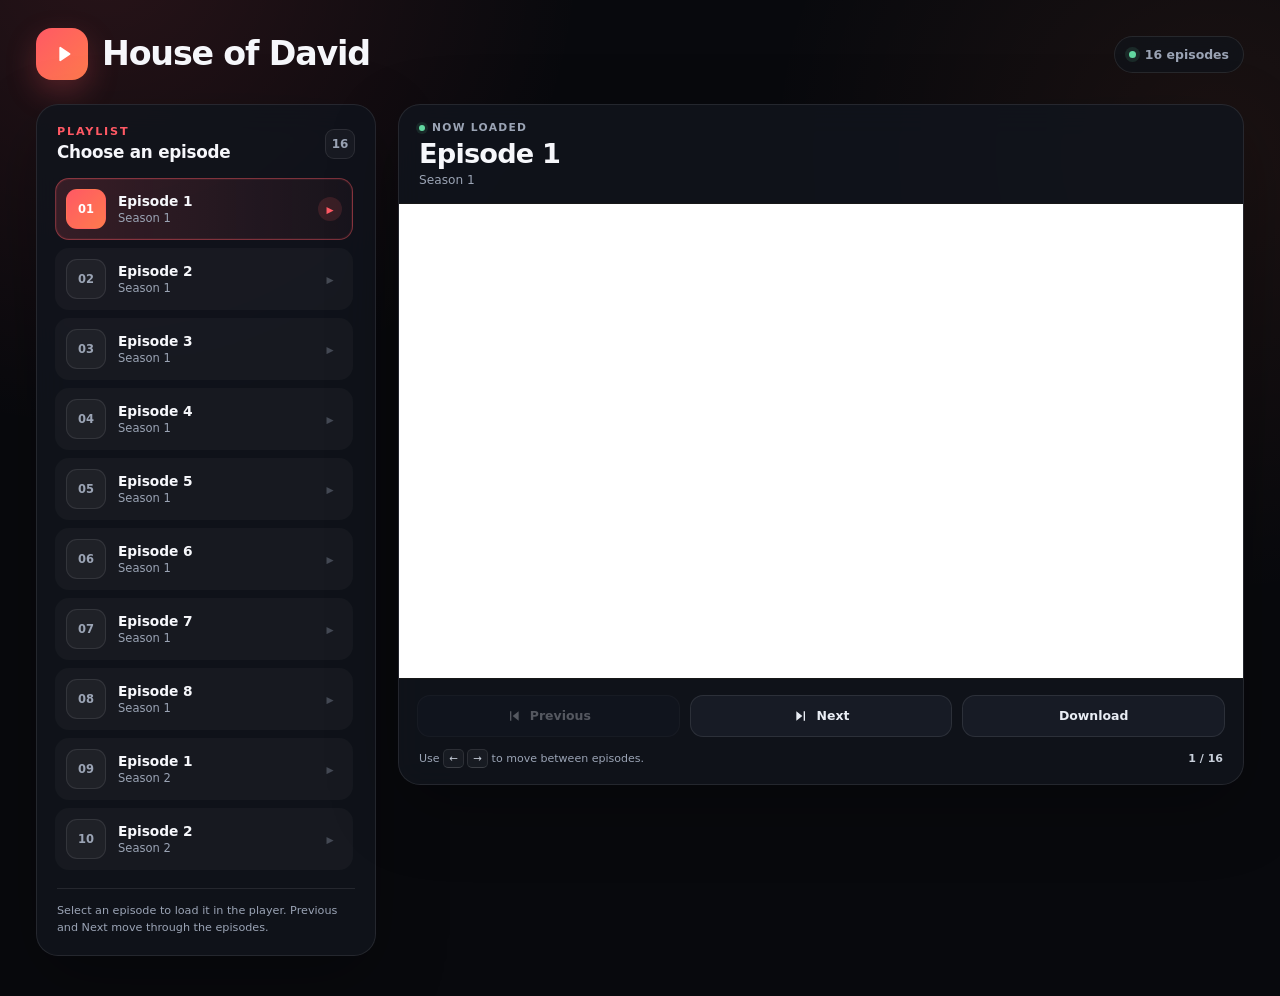
<file: houseofdavid.html>
<!DOCTYPE html>
<html lang="en">
<head>
  <meta charset="UTF-8">
  <meta name="viewport" content="width=device-width, initial-scale=1.0">
  <meta name="color-scheme" content="dark">
  <title>House of David</title>
  <link rel="shortcut icon" href="cdn/files/uploads/10469550/FavIcon.png" type="image/jpeg">
  <link rel="icon" href="cdn/files/uploads/10469550/FavIcon.png" type="image/jpeg">
  <link rel="apple-touch-icon" sizes="152x152" href="cdn/files/uploads/10469550/FavIcon.png">
  <link rel="apple-touch-icon" sizes="167x167" href="cdn/files/uploads/10469550/FavIcon.png">
  <link rel="apple-touch-icon" sizes="180x180" href="cdn/files/uploads/10469550/FavIcon.png">
  <style>
    :root {
      --bg: #08090d;
      --panel: #11141c;
      --panel-raised: #171b25;
      --line: rgba(255, 255, 255, 0.09);
      --line-strong: rgba(255, 255, 255, 0.16);
      --text: #f6f7fb;
      --muted: #9ba4b5;
      --accent: #ff5964;
      --accent-warm: #ff7a4d;
      --success: #62d8a1;
      --radius-lg: 22px;
      --radius-md: 14px;
    }

    * {
      box-sizing: border-box;
    }

    html {
      min-width: 320px;
      background: var(--bg);
    }

    body {
      min-height: 100vh;
      margin: 0;
      overflow-x: hidden;
      background:
        radial-gradient(circle at 8% -5%, rgba(255, 89, 100, 0.13), transparent 30rem),
        radial-gradient(circle at 95% 15%, rgba(255, 122, 77, 0.08), transparent 28rem),
        var(--bg);
      color: var(--text);
      font-family: "Segoe UI", system-ui, -apple-system, BlinkMacSystemFont, Arial, sans-serif;
      -webkit-font-smoothing: antialiased;
      text-rendering: optimizeLegibility;
    }

    button,
    a {
      -webkit-tap-highlight-color: transparent;
    }

    button {
      font: inherit;
    }

    [hidden] {
      display: none !important;
    }

    .app {
      width: min(1320px, 100%);
      margin: 0 auto;
      padding: 28px clamp(16px, 3vw, 36px) 40px;
    }

    .site-header {
      display: flex;
      align-items: center;
      justify-content: space-between;
      gap: 20px;
      margin-bottom: 24px;
    }

    .brand {
      display: flex;
      align-items: center;
      gap: 14px;
      min-width: 0;
    }

    .brand-icon {
      display: grid;
      flex: 0 0 auto;
      width: 52px;
      height: 52px;
      place-items: center;
      border-radius: 16px;
      background: linear-gradient(135deg, var(--accent), var(--accent-warm));
      box-shadow: 0 12px 30px rgba(255, 89, 100, 0.25);
    }

    .brand-icon svg {
      width: 22px;
      height: 22px;
      margin-left: 2px;
      fill: white;
    }

    .eyebrow {
      margin: 0 0 4px;
      color: var(--accent);
      font-size: 0.7rem;
      font-weight: 750;
      letter-spacing: 0.16em;
      line-height: 1.2;
      text-transform: uppercase;
    }

    .site-header h1 {
      margin: 0;
      font-size: clamp(1.55rem, 2.6vw, 2.15rem);
      letter-spacing: -0.035em;
      line-height: 1.05;
    }

    .episode-count {
      display: inline-flex;
      flex: 0 0 auto;
      align-items: center;
      gap: 9px;
      padding: 10px 14px;
      border: 1px solid var(--line);
      border-radius: 999px;
      background: rgba(17, 20, 28, 0.7);
      color: var(--muted);
      font-size: 0.78rem;
      font-weight: 650;
      white-space: nowrap;
      backdrop-filter: blur(12px);
    }

    .episode-count .dot {
      width: 7px;
      height: 7px;
      border-radius: 50%;
      background: var(--success);
      box-shadow: 0 0 0 4px rgba(98, 216, 161, 0.12);
    }

    .layout {
      display: grid;
      grid-template-columns: 340px minmax(0, 1fr);
      gap: 22px;
      align-items: start;
    }

    .playlist-card,
    .player-card {
      border: 1px solid var(--line);
      border-radius: var(--radius-lg);
      background: rgba(17, 20, 28, 0.86);
      box-shadow: 0 24px 70px rgba(0, 0, 0, 0.25);
      backdrop-filter: blur(16px);
    }

    .playlist-card {
      position: sticky;
      top: 24px;
      display: flex;
      flex-direction: column;
      max-height: calc(100vh - 48px);
      padding: 18px;
    }

    .card-head {
      display: flex;
      align-items: center;
      justify-content: space-between;
      gap: 16px;
      padding: 2px 2px 0;
    }

    .card-head h2 {
      margin: 0;
      font-size: 1.05rem;
      letter-spacing: -0.015em;
    }

    .count-badge {
      display: grid;
      width: 30px;
      height: 30px;
      place-items: center;
      border: 1px solid var(--line);
      border-radius: 9px;
      background: rgba(255, 255, 255, 0.035);
      color: var(--muted);
      font-size: 0.75rem;
      font-weight: 700;
    }

    .episode-list {
      display: flex;
      flex-direction: column;
      gap: 8px;
      min-height: 0;
      margin: 16px 0 0;
      padding: 0 4px 0 0;
      overflow-y: auto;
      list-style: none;
      scrollbar-color: rgba(255, 255, 255, 0.18) transparent;
      scrollbar-width: thin;
    }

    .episode-list::-webkit-scrollbar {
      width: 6px;
    }

    .episode-list::-webkit-scrollbar-thumb {
      border-radius: 99px;
      background: rgba(255, 255, 255, 0.16);
    }

    .episode-btn {
      display: grid;
      grid-template-columns: 40px minmax(0, 1fr) 24px;
      gap: 12px;
      align-items: center;
      width: 100%;
      padding: 10px;
      border: 1px solid transparent;
      border-radius: var(--radius-md);
      background: rgba(255, 255, 255, 0.032);
      color: var(--text);
      text-align: left;
      cursor: pointer;
      transition:
        background 160ms ease,
        border-color 160ms ease,
        transform 160ms ease;
    }

    .episode-btn:hover {
      border-color: var(--line);
      background: rgba(255, 255, 255, 0.06);
      transform: translateX(2px);
    }

    .episode-btn[aria-current="true"] {
      border-color: rgba(255, 89, 100, 0.42);
      background: linear-gradient(90deg, rgba(255, 89, 100, 0.16), rgba(255, 89, 100, 0.035));
      box-shadow: inset 0 0 0 1px rgba(255, 89, 100, 0.08);
    }

    .episode-btn:focus-visible {
      outline: 2px solid var(--accent);
      outline-offset: 2px;
    }

    .ep-number {
      display: grid;
      width: 40px;
      height: 40px;
      place-items: center;
      border: 1px solid var(--line);
      border-radius: 11px;
      background: rgba(255, 255, 255, 0.035);
      color: var(--muted);
      font-size: 0.72rem;
      font-weight: 750;
      font-variant-numeric: tabular-nums;
      transition:
        background 160ms ease,
        border-color 160ms ease,
        color 160ms ease;
    }

    .episode-btn[aria-current="true"] .ep-number {
      border-color: transparent;
      background: linear-gradient(135deg, var(--accent), var(--accent-warm));
      color: white;
    }

    .ep-copy {
      display: block;
      min-width: 0;
    }

    .ep-title,
    .ep-sub {
      display: block;
      overflow: hidden;
      text-overflow: ellipsis;
      white-space: nowrap;
    }

    .ep-title {
      font-size: 0.86rem;
      font-weight: 700;
      letter-spacing: -0.005em;
    }

    .ep-sub {
      margin-top: 2px;
      color: var(--muted);
      font-size: 0.72rem;
    }

    .ep-action {
      display: grid;
      width: 24px;
      height: 24px;
      place-items: center;
      border-radius: 50%;
      color: var(--muted);
      font-size: 0.58rem;
      opacity: 0.35;
      transition:
        background 160ms ease,
        color 160ms ease,
        opacity 160ms ease;
    }

    .episode-btn:hover .ep-action,
    .episode-btn[aria-current="true"] .ep-action {
      background: rgba(255, 89, 100, 0.14);
      color: var(--accent);
      opacity: 1;
    }

    .playlist-tip {
      margin: 14px 2px 0;
      padding-top: 14px;
      border-top: 1px solid var(--line);
      color: var(--muted);
      font-size: 0.7rem;
      line-height: 1.5;
    }

    .player-card {
      min-width: 0;
      overflow: hidden;
    }

    .player-head {
      display: flex;
      align-items: center;
      justify-content: space-between;
      gap: 18px;
      padding: 18px 20px 16px;
    }

    .now-label {
      display: flex;
      align-items: center;
      gap: 7px;
      margin: 0 0 5px;
      color: var(--muted);
      font-size: 0.67rem;
      font-weight: 750;
      letter-spacing: 0.12em;
      line-height: 1;
      text-transform: uppercase;
    }

    .now-dot {
      width: 6px;
      height: 6px;
      border-radius: 50%;
      background: var(--success);
      box-shadow: 0 0 0 3px rgba(98, 216, 161, 0.11);
    }

    .player-head h2 {
      margin: 0;
      font-size: clamp(1.35rem, 2.2vw, 1.7rem);
      letter-spacing: -0.03em;
      line-height: 1.1;
    }

    .player-head .subtitle {
      margin: 4px 0 0;
      color: var(--muted);
      font-size: 0.76rem;
    }

    .video-shell {
      border-top: 1px solid var(--line);
      border-bottom: 1px solid var(--line);
      background: #000;
    }

    .video-frame {
      position: relative;
      width: 100%;
      aspect-ratio: 16 / 9;
      overflow: hidden;
      background: #000;
    }

    .video-frame iframe {
      position: absolute;
      inset: 0;
      display: block;
      width: 100%;
      height: 100%;
      border: 0;
      background: #000;
    }

    .stage-overlay {
      position: absolute;
      inset: 0;
      z-index: 2;
      display: flex;
      flex-direction: column;
      align-items: center;
      justify-content: center;
      gap: 10px;
      padding: 24px;
      background:
        radial-gradient(circle at center, rgba(255, 89, 100, 0.06), transparent 45%),
        #050608;
      text-align: center;
    }

    .loading-overlay {
      z-index: 3;
      pointer-events: none;
    }

    .spinner {
      width: 34px;
      height: 34px;
      border: 3px solid rgba(255, 255, 255, 0.14);
      border-top-color: var(--accent);
      border-radius: 50%;
      animation: spin 800ms linear infinite;
    }

    .stage-overlay p {
      margin: 0;
    }

    .loading-overlay p {
      color: var(--muted);
      font-size: 0.78rem;
    }

    .controls {
      display: grid;
      grid-template-columns: repeat(3, minmax(0, 1fr));
      gap: 10px;
      padding: 16px 18px 12px;
    }

    .control-btn {
      display: inline-flex;
      align-items: center;
      justify-content: center;
      gap: 8px;
      min-width: 0;
      padding: 12px 10px;
      border: 1px solid var(--line);
      border-radius: 13px;
      background: var(--panel-raised);
      color: #e9edf4;
      font-size: 0.78rem;
      font-weight: 700;
      line-height: 1;
      text-decoration: none;
      cursor: pointer;
      transition:
        background 160ms ease,
        border-color 160ms ease,
        transform 160ms ease,
        opacity 160ms ease;
    }

    .control-btn svg {
      flex: 0 0 auto;
      width: 16px;
      height: 16px;
      fill: currentColor;
    }

    .control-btn:hover:not(:disabled) {
      border-color: var(--line-strong);
      background: #202635;
      transform: translateY(-1px);
    }

    .control-btn:active:not(:disabled) {
      transform: translateY(0);
    }

    .control-btn:focus-visible {
      outline: 2px solid var(--accent);
      outline-offset: 2px;
    }

    .control-btn:disabled {
      cursor: not-allowed;
      opacity: 0.32;
    }

    .player-meta {
      display: flex;
      align-items: center;
      justify-content: space-between;
      gap: 16px;
      padding: 0 20px 16px;
      color: var(--muted);
      font-size: 0.69rem;
    }

    .player-meta p {
      margin: 0;
    }

    .player-meta kbd {
      display: inline-block;
      min-width: 19px;
      padding: 2px 5px;
      border: 1px solid var(--line);
      border-bottom-color: var(--line-strong);
      border-radius: 5px;
      background: rgba(255, 255, 255, 0.04);
      color: #c5ccd8;
      font-family: inherit;
      font-size: 0.65rem;
      line-height: 1.2;
      text-align: center;
    }

    .position-label {
      flex: 0 0 auto;
      color: #c9d0db;
      font-variant-numeric: tabular-nums;
      font-weight: 650;
    }

    @keyframes spin {
      to {
        transform: rotate(360deg);
      }
    }

    @media (max-width: 980px) {
      .layout {
        grid-template-columns: minmax(0, 1fr);
      }

      .player-card {
        order: 1;
      }

      .playlist-card {
        position: static;
        order: 2;
        max-height: none;
      }

      .episode-list {
        display: grid;
        grid-template-columns: repeat(2, minmax(0, 1fr));
        overflow: visible;
      }
    }

    @media (max-width: 620px) {
      .app {
        padding-top: 20px;
      }

      .site-header {
        align-items: flex-start;
        margin-bottom: 18px;
      }

      .brand-icon {
        width: 46px;
        height: 46px;
        border-radius: 14px;
      }

      .episode-count {
        padding: 9px 11px;
        font-size: 0.7rem;
      }

      .player-head {
        align-items: flex-start;
        padding: 16px 16px 14px;
      }

      .controls {
        gap: 8px;
        padding: 14px 12px 10px;
      }

      .control-btn {
        flex-direction: column;
        gap: 6px;
        padding: 11px 6px;
        font-size: 0.7rem;
      }

      .player-meta {
        padding: 0 16px 14px;
      }

      .player-meta .shortcuts {
        display: none;
      }

      .player-meta {
        justify-content: flex-end;
      }

      .episode-list {
        grid-template-columns: minmax(0, 1fr);
      }
    }

    @media (max-width: 420px) {
      .episode-count {
        display: none;
      }

      .player-head {
        flex-direction: column;
        gap: 12px;
      }

      .controls {
        grid-template-columns: repeat(2, minmax(0, 1fr));
      }

      .control-btn {
        flex-direction: row;
      }
    }

    @media (prefers-reduced-motion: reduce) {
      *,
      *::before,
      *::after {
        scroll-behavior: auto !important;
        transition-duration: 0.01ms !important;
        animation-duration: 0.01ms !important;
        animation-iteration-count: 1 !important;
      }
    }
  </style>
</head>
<body>
  <div class="app">
    <header class="site-header">
      <div class="brand">
        <div class="brand-icon" aria-hidden="true">
          <svg viewBox="0 0 24 24" focusable="false">
            <path d="M8 5.14v13.72a1 1 0 0 0 1.54.84l10.1-6.86a1 1 0 0 0 0-1.68L9.54 4.3A1 1 0 0 0 8 5.14Z"/>
          </svg>
        </div>
        <div>
          <h1>House of David</h1>
        </div>
      </div>
      <div class="episode-count" aria-label="16 episodes available">
        <span class="dot" aria-hidden="true"></span>
        16 episodes
      </div>
    </header>

    <main class="layout">
      <aside class="playlist-card" aria-labelledby="playlistTitle">
        <div class="card-head">
          <div>
            <p class="eyebrow">Playlist</p>
            <h2 id="playlistTitle">Choose an episode</h2>
          </div>
          <span class="count-badge" aria-hidden="true">16</span>
        </div>

        <ul class="episode-list" id="episodeList"></ul>

        <p class="playlist-tip">Select an episode to load it in the player. Previous and Next move through the episodes.</p>
      </aside>

      <section class="player-card" aria-labelledby="currentTitle">
        <div class="player-head">
          <div>
            <p class="now-label">
              <span class="now-dot" aria-hidden="true"></span>
              <span id="nowStatus">Now selected</span>
            </p>
            <h2 id="currentTitle" aria-live="polite">Season 1</h2>
            <p class="subtitle" id="currentSubtitle">Episode 1</p>
          </div>
        </div>

        <div class="video-shell">
          <div class="video-frame">
            <iframe
              id="playerFrame"
              title="Episode video player"
              allow="autoplay; fullscreen; encrypted-media; picture-in-picture"
              allowfullscreen
              loading="eager"
            ></iframe>

            <div class="stage-overlay loading-overlay" id="loadingOverlay" role="status" aria-live="polite">
              <span class="spinner" aria-hidden="true"></span>
              <p>Loading episode…</p>
            </div>
          </div>
        </div>

        <div class="controls" role="group" aria-label="Episode navigation">
          <button class="control-btn" id="prevBtn" type="button">
            <svg viewBox="0 0 24 24" aria-hidden="true" focusable="false">
              <path d="M6 5h2v14H6zM19 5v14l-9-7 9-7z"/>
            </svg>
            <span>Previous</span>
          </button>

          <button class="control-btn" id="nextBtn" type="button">
            <svg viewBox="0 0 24 24" aria-hidden="true" focusable="false">
              <path d="M16 5h2v14h-2zM5 5v14l9-7-9-7z"/>
            </svg>
            <span>Next</span>
          </button>

          <a class="control-btn" id="downloadLink" href="#" target="_blank" rel="noopener">
            <span>Download</span>
          </a>
        </div>

        <div class="player-meta">
          <p class="shortcuts">Use <kbd>←</kbd> <kbd>→</kbd> to move between episodes.</p>
          <p class="position-label" id="positionLabel">1 / 16</p>
        </div>
      </section>
    </main>
  </div>

  <script>
    (function () {
      "use strict";

      var episodes = [
        { title: "Episode 1", subtitle: "Season 1", id: "1mzYBBWWB5kjLCBDHaMsTFN7EoXE60Y4y" },
        { title: "Episode 2", subtitle: "Season 1", id: "1m8s-rHq86Tjmpx1v4GXcp3XH31-Wge8I" },
        { title: "Episode 3", subtitle: "Season 1", id: "1iIkrPMZyRjcbe_4UFFBxYZvmTn0STkoU" },
        { title: "Episode 4", subtitle: "Season 1", id: "1aqH5oQBZWVz10gd5WxIh473xhut9ZQgc" },
        { title: "Episode 5", subtitle: "Season 1", id: "1yiaTw4w2schm9HozzSGkj9CFSvBulb2o" },
        { title: "Episode 6", subtitle: "Season 1", id: "1L8XDNgmLx2nPCnNdIU4uF4HHnoP25tZ8" },
        { title: "Episode 7", subtitle: "Season 1", id: "1zgPpyVohUnVc9pjiMaJtc1ec0GSHTal7" },
        { title: "Episode 8", subtitle: "Season 1", id: "1eup9mAIrP94kKN5JPC7jc3WBpHlcq_aD" },
        { title: "Episode 1", subtitle: "Season 2", id: "1BS2935oamtAkDcuSJts8foBSFC9X929t" },
        { title: "Episode 2", subtitle: "Season 2", id: "1Mh0CPS2hGyp0PSUBN0vRw9gW3v2vZuFq" },
        { title: "Episode 3", subtitle: "Season 2", id: "1p_hc9MmtThF-9Fz0jPfvdikWfuvMoDcs" },
        { title: "Episode 4", subtitle: "Season 2", id: "1rlIE0Ct-ZyQmFBQKoGdChbeE3-8msF-U" },
        { title: "Episode 5", subtitle: "Season 2", id: "14QY-SyUFAku1kM3f2JNo_miwK_JEKqMA" },
        { title: "Episode 6", subtitle: "Season 2", id: "1FURpHCukJO8seDMYWRgJm8yGo-nF7ydj" },
        { title: "Episode 7", subtitle: "Season 2", id: "1FMudTON5GF8LS-agiSw65pRw4EFDEO5U" },
        { title: "Episode 8", subtitle: "Season 2", id: "1RZeHvyALHkns9WEPH9GxHOvfZyNyihNR" }
      ];

      var episodeList = document.getElementById("episodeList");
      var playerFrame = document.getElementById("playerFrame");
      var loadingOverlay = document.getElementById("loadingOverlay");
      var currentTitle = document.getElementById("currentTitle");
      var currentSubtitle = document.getElementById("currentSubtitle");
      var nowStatus = document.getElementById("nowStatus");
      var downloadLink = document.getElementById("downloadLink");
      var positionLabel = document.getElementById("positionLabel");
      var prevBtn = document.getElementById("prevBtn");
      var nextBtn = document.getElementById("nextBtn");

      var state = {
        current: 0
      };

      var loadTimer = null;

      function previewUrl(episode) {
        return "https://drive.google.com/file/d/" + episode.id + "/preview";
      }

      function downloadUrl(episode) {
        return "https://drive.google.com/uc?export=download&id=" + encodeURIComponent(episode.id);
      }

      function renderPlaylist() {
        var fragment = document.createDocumentFragment();

        episodes.forEach(function (episode, index) {
          var item = document.createElement("li");
          var button = document.createElement("button");
          var number = document.createElement("span");
          var copy = document.createElement("span");
          var title = document.createElement("span");
          var subtitle = document.createElement("span");
          var action = document.createElement("span");

          button.type = "button";
          button.className = "episode-btn";
          button.dataset.index = String(index);
          button.setAttribute("aria-label", "Play " + episode.title + ", " + episode.subtitle);

          number.className = "ep-number";
          number.textContent = String(index + 1).padStart(2, "0");

          copy.className = "ep-copy";
          title.className = "ep-title";
          title.textContent = episode.title;
          subtitle.className = "ep-sub";
          subtitle.textContent = episode.subtitle;
          copy.appendChild(title);
          copy.appendChild(subtitle);

          action.className = "ep-action";
          action.setAttribute("aria-hidden", "true");
          action.textContent = "▶";

          button.appendChild(number);
          button.appendChild(copy);
          button.appendChild(action);
          button.addEventListener("click", function () {
            selectEpisode(index);
          });

          item.appendChild(button);
          fragment.appendChild(item);
        });

        episodeList.appendChild(fragment);
      }

      function updateSelection() {
        var buttons = episodeList.querySelectorAll(".episode-btn");
        var episode = episodes[state.current];

        buttons.forEach(function (button, index) {
          if (index === state.current) {
            button.setAttribute("aria-current", "true");
          } else {
            button.removeAttribute("aria-current");
          }
        });

        currentTitle.textContent = episode.title;
        currentSubtitle.textContent = episode.subtitle;
        positionLabel.textContent = (state.current + 1) + " / " + episodes.length;
        downloadLink.href = downloadUrl(episode);
        downloadLink.setAttribute("aria-label", "Download " + episode.title + ", " + episode.subtitle);

        prevBtn.disabled = state.current === 0;
        nextBtn.disabled = state.current === episodes.length - 1;
      }

      function beginLoading() {
        var episode = episodes[state.current];

        window.clearTimeout(loadTimer);
        loadingOverlay.hidden = false;
        nowStatus.textContent = "Loading…";

        playerFrame.title = episode.title + " — " + episode.subtitle;
        playerFrame.src = previewUrl(episode);

        loadTimer = window.setTimeout(function () {
          loadingOverlay.hidden = true;
          nowStatus.textContent = "Now loaded";
        }, 12000);
      }

      function selectEpisode(index) {
        if (index < 0 || index >= episodes.length) {
          return;
        }

        state.current = index;
        updateSelection();
        beginLoading();

        var selectedButton = episodeList.querySelector('.episode-btn[data-index="' + index + '"]');
        if (selectedButton) {
          selectedButton.scrollIntoView({ block: "nearest", behavior: "smooth" });
        }
      }

      function goPrevious() {
        if (state.current > 0) {
          selectEpisode(state.current - 1);
        }
      }

      function goNext() {
        if (state.current < episodes.length - 1) {
          selectEpisode(state.current + 1);
        }
      }

      playerFrame.addEventListener("load", function () {
        window.clearTimeout(loadTimer);
        loadingOverlay.hidden = true;
        nowStatus.textContent = "Now loaded";
      });

      prevBtn.addEventListener("click", goPrevious);
      nextBtn.addEventListener("click", goNext);

      document.addEventListener("keydown", function (event) {
        var target = event.target;
        var tagName = target && target.tagName ? target.tagName : "";
        var isFormField = /^(INPUT|TEXTAREA|SELECT)$/.test(tagName);

        if (isFormField || event.altKey || event.ctrlKey || event.metaKey) {
          return;
        }

        if (event.key === "ArrowLeft") {
          if (!prevBtn.disabled) {
            event.preventDefault();
            goPrevious();
          }
        } else if (event.key === "ArrowRight") {
          if (!nextBtn.disabled) {
            event.preventDefault();
            goNext();
          }
        }
      });

      renderPlaylist();
      updateSelection();
      beginLoading();
    })();
  </script>
</body>
</html>
</file>
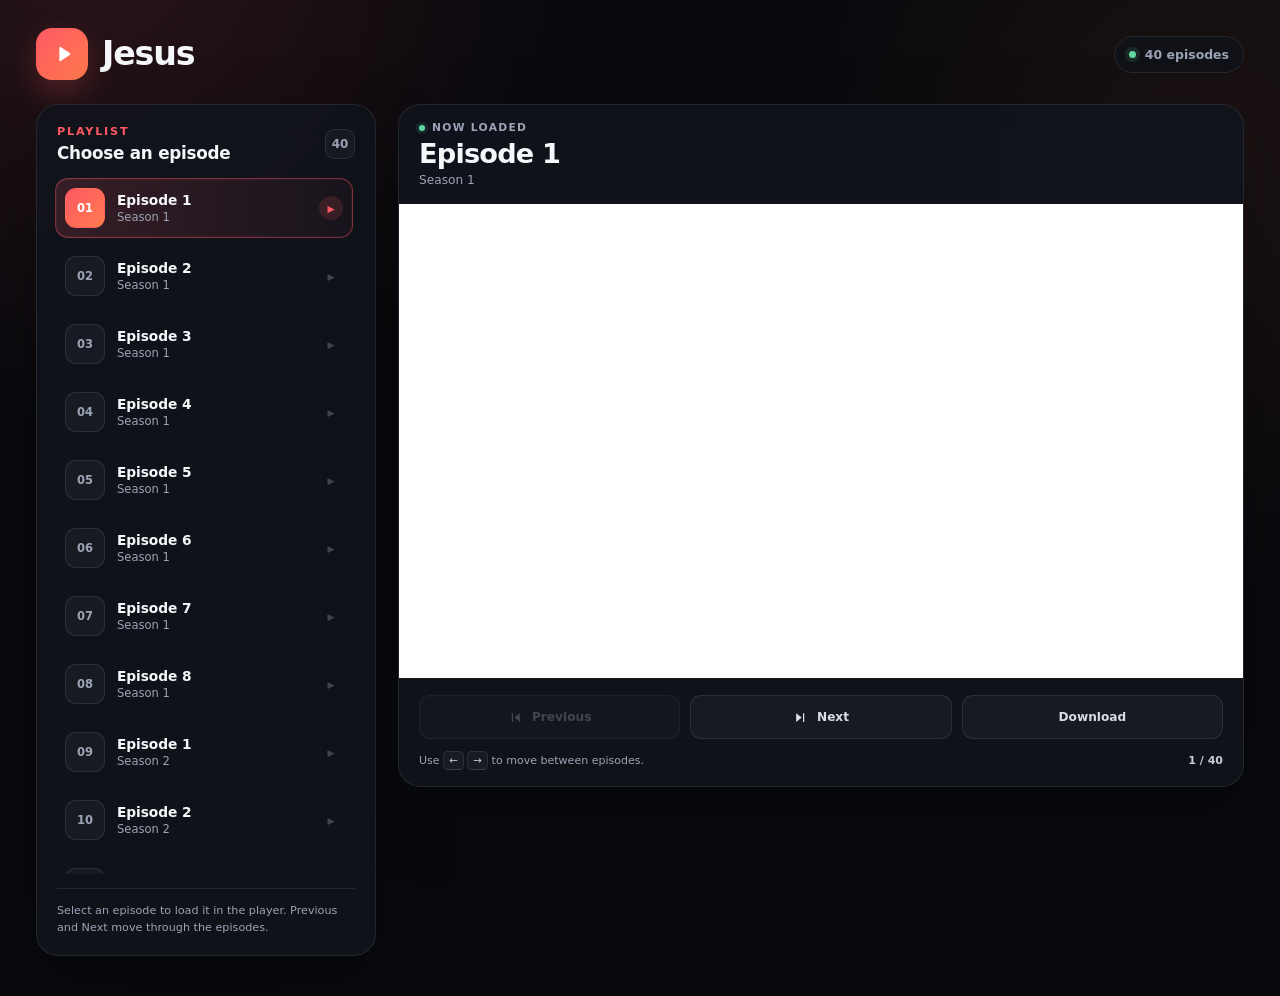
<file: jesus.html>
<!DOCTYPE html>
<html lang="en">
<head>
  <meta charset="UTF-8">
  <meta name="viewport" content="width=device-width, initial-scale=1.0">
  <meta name="color-scheme" content="dark">
  <title>Jesus</title>
  <link rel="shortcut icon" href="cdn/files/uploads/10469550/FavIcon.png" type="image/jpeg">
  <link rel="icon" href="cdn/files/uploads/10469550/FavIcon.png" type="image/jpeg">
  <link rel="apple-touch-icon" sizes="152x152" href="cdn/files/uploads/10469550/FavIcon.png">
  <link rel="apple-touch-icon" sizes="167x167" href="cdn/files/uploads/10469550/FavIcon.png">
  <link rel="apple-touch-icon" sizes="180x180" href="cdn/files/uploads/10469550/FavIcon.png">
  <style>
    :root {
      --bg: #08090d;
      --panel: #11141c;
      --panel-raised: #171b25;
      --line: rgba(255, 255, 255, 0.09);
      --line-strong: rgba(255, 255, 255, 0.16);
      --text: #f6f7fb;
      --muted: #9ba4b5;
      --accent: #ff5964;
      --accent-warm: #ff7a4d;
      --success: #62d8a1;
      --radius-lg: 22px;
      --radius-md: 14px;
    }

    * { box-sizing: border-box; }
    html { min-width: 320px; background: var(--bg); }
    body {
      min-height: 100vh;
      margin: 0;
      overflow-x: hidden;
      background: radial-gradient(circle at 8% -5%, rgba(255, 89, 100, 0.13), transparent 30rem),
        radial-gradient(circle at 95% 15%, rgba(255, 122, 77, 0.08), transparent 28rem), var(--bg);
      color: var(--text);
      font-family: "Segoe UI", system-ui, -apple-system, BlinkMacSystemFont, Arial, sans-serif;
      -webkit-font-smoothing: antialiased;
      text-rendering: optimizeLegibility;
    }
    button, a { -webkit-tap-highlight-color: transparent; }
    button { font: inherit; }
    [hidden] { display: none !important; }
    .app { width: min(1320px, 100%); margin: 0 auto; padding: 28px clamp(16px, 3vw, 36px) 40px; }
    .site-header { display: flex; align-items: center; justify-content: space-between; gap: 20px; margin-bottom: 24px; }
    .brand { display: flex; align-items: center; gap: 14px; min-width: 0; }
    .brand-icon { display: grid; flex: 0 0 auto; width: 52px; height: 52px; place-items: center; border-radius: 16px; background: linear-gradient(135deg, var(--accent), var(--accent-warm)); box-shadow: 0 12px 30px rgba(255, 89, 100, 0.25); }
    .brand-icon svg { width: 22px; height: 22px; margin-left: 2px; fill: white; }
    .site-header h1 { margin: 0; font-size: clamp(1.55rem, 2.6vw, 2.15rem); letter-spacing: -0.035em; line-height: 1.05; }
    .episode-count { display: inline-flex; flex: 0 0 auto; align-items: center; gap: 9px; padding: 10px 14px; border: 1px solid var(--line); border-radius: 999px; background: rgba(17, 20, 28, 0.7); color: var(--muted); font-size: 0.78rem; font-weight: 650; white-space: nowrap; backdrop-filter: blur(12px); }
    .episode-count .dot { width: 7px; height: 7px; border-radius: 50%; background: var(--success); box-shadow: 0 0 0 4px rgba(98, 216, 161, 0.12); }
    .layout { display: grid; grid-template-columns: 340px minmax(0, 1fr); gap: 22px; align-items: start; }
    .playlist-card, .player-card { border: 1px solid var(--line); border-radius: var(--radius-lg); background: rgba(17, 20, 28, 0.86); box-shadow: 0 24px 70px rgba(0, 0, 0, 0.25); backdrop-filter: blur(16px); }
    .playlist-card { position: sticky; top: 24px; display: flex; flex-direction: column; max-height: calc(100vh - 48px); padding: 18px; }
    .card-head { display: flex; align-items: center; justify-content: space-between; gap: 16px; padding: 2px 2px 0; }
    .eyebrow { margin: 0 0 4px; color: var(--accent); font-size: 0.7rem; font-weight: 750; letter-spacing: 0.16em; line-height: 1.2; text-transform: uppercase; }
    .card-head h2 { margin: 0; font-size: 1.05rem; letter-spacing: -0.015em; }
    .count-badge { display: grid; width: 30px; height: 30px; place-items: center; border: 1px solid var(--line); border-radius: 9px; background: rgba(255, 255, 255, 0.035); color: var(--muted); font-size: 0.75rem; font-weight: 700; }
    .episode-list { display: flex; flex-direction: column; gap: 8px; min-height: 0; margin: 16px 0 0; padding: 0 4px 0 0; overflow-y: auto; list-style: none; scrollbar-color: rgba(255, 255, 255, 0.18) transparent; scrollbar-width: thin; }
    .episode-list::-webkit-scrollbar { width: 6px; }
    .episode-list::-webkit-scrollbar-thumb { border-radius: 99px; background: rgba(255, 255, 255, 0.16); }
    .episode-btn { display: grid; grid-template-columns: 40px minmax(0, 1fr) 24px; align-items: center; gap: 12px; width: 100%; padding: 9px; border: 1px solid transparent; border-radius: 13px; background: transparent; color: var(--text); text-align: left; cursor: pointer; transition: background 160ms ease, border-color 160ms ease, transform 160ms ease; }
    .episode-btn:hover { border-color: var(--line); background: rgba(255, 255, 255, 0.06); transform: translateX(2px); }
    .episode-btn[aria-current="true"] { border-color: rgba(255, 89, 100, 0.42); background: linear-gradient(90deg, rgba(255, 89, 100, 0.16), rgba(255, 89, 100, 0.035)); box-shadow: inset 0 0 0 1px rgba(255, 89, 100, 0.08); }
    .episode-btn:focus-visible, .control-btn:focus-visible { outline: 2px solid var(--accent); outline-offset: 2px; }
    .ep-number { display: grid; width: 40px; height: 40px; place-items: center; border: 1px solid var(--line); border-radius: 11px; background: rgba(255, 255, 255, 0.035); color: var(--muted); font-size: 0.72rem; font-weight: 750; font-variant-numeric: tabular-nums; transition: background 160ms ease, border-color 160ms ease, color 160ms ease; }
    .episode-btn[aria-current="true"] .ep-number { border-color: transparent; background: linear-gradient(135deg, var(--accent), var(--accent-warm)); color: white; }
    .ep-copy { display: block; min-width: 0; }
    .ep-title, .ep-sub { display: block; overflow: hidden; text-overflow: ellipsis; white-space: nowrap; }
    .ep-title { font-size: 0.86rem; font-weight: 700; letter-spacing: -0.005em; }
    .ep-sub { margin-top: 2px; color: var(--muted); font-size: 0.72rem; }
    .ep-action { display: grid; width: 24px; height: 24px; place-items: center; border-radius: 50%; color: var(--muted); font-size: 0.58rem; opacity: 0.35; transition: background 160ms ease, color 160ms ease, opacity 160ms ease; }
    .episode-btn:hover .ep-action, .episode-btn[aria-current="true"] .ep-action { background: rgba(255, 89, 100, 0.14); color: var(--accent); opacity: 1; }
    .playlist-tip { margin: 14px 2px 0; padding-top: 14px; border-top: 1px solid var(--line); color: var(--muted); font-size: 0.7rem; line-height: 1.5; }
    .player-card { min-width: 0; overflow: hidden; }
    .player-head { display: flex; align-items: center; justify-content: space-between; gap: 18px; padding: 18px 20px 16px; }
    .now-label { display: flex; align-items: center; gap: 7px; margin: 0 0 5px; color: var(--muted); font-size: 0.67rem; font-weight: 750; letter-spacing: 0.12em; line-height: 1; text-transform: uppercase; }
    .now-dot { width: 6px; height: 6px; border-radius: 50%; background: var(--success); box-shadow: 0 0 0 3px rgba(98, 216, 161, 0.11); }
    .player-head h2 { margin: 0; font-size: clamp(1.35rem, 2.2vw, 1.7rem); letter-spacing: -0.03em; line-height: 1.1; }
    .player-head .subtitle { margin: 4px 0 0; color: var(--muted); font-size: 0.76rem; }
    .video-shell { border-top: 1px solid var(--line); border-bottom: 1px solid var(--line); background: #000; }
    .video-frame { position: relative; width: 100%; aspect-ratio: 16 / 9; overflow: hidden; background: #000; }
    .video-frame iframe { position: absolute; inset: 0; display: block; width: 100%; height: 100%; border: 0; background: #000; }
    .stage-overlay { position: absolute; inset: 0; display: grid; place-content: center; gap: 12px; background: rgba(0, 0, 0, 0.72); color: #fff; text-align: center; pointer-events: none; }
    .stage-overlay p { margin: 0; color: #d7dce6; font-size: 0.82rem; }
    .spinner { width: 26px; height: 26px; margin: 0 auto; border: 2px solid rgba(255, 255, 255, 0.22); border-top-color: var(--accent); border-radius: 50%; animation: spin 800ms linear infinite; }
    .controls { display: grid; grid-template-columns: repeat(3, minmax(0, 1fr)); gap: 10px; padding: 16px 20px 12px; }
    .control-btn { display: inline-flex; align-items: center; justify-content: center; gap: 9px; min-height: 44px; padding: 10px 12px; border: 1px solid var(--line); border-radius: 11px; background: rgba(255, 255, 255, 0.035); color: #d7dce6; font-size: 0.76rem; font-weight: 650; text-decoration: none; cursor: pointer; transition: background 160ms ease, border-color 160ms ease, color 160ms ease; }
    .control-btn:hover:not(:disabled) { border-color: var(--line-strong); background: rgba(255, 255, 255, 0.075); color: white; }
    .control-btn:disabled { color: #687080; cursor: not-allowed; opacity: 0.55; }
    .control-btn svg { width: 15px; height: 15px; fill: currentColor; }
    .player-meta { display: flex; align-items: center; justify-content: space-between; gap: 16px; padding: 0 20px 16px; color: var(--muted); font-size: 0.69rem; }
    .player-meta p { margin: 0; }
    .player-meta kbd { display: inline-block; min-width: 19px; padding: 2px 5px; border: 1px solid var(--line); border-bottom-color: var(--line-strong); border-radius: 5px; background: rgba(255, 255, 255, 0.04); color: #c5ccd8; font-family: inherit; font-size: 0.65rem; line-height: 1.2; text-align: center; }
    .position-label { flex: 0 0 auto; color: #c9d0db; font-variant-numeric: tabular-nums; font-weight: 650; }
    @keyframes spin { to { transform: rotate(360deg); } }
    @media (max-width: 980px) {
      .layout { grid-template-columns: minmax(0, 1fr); }
      .player-card { order: 1; }
      .playlist-card { position: static; order: 2; max-height: none; }
      .episode-list { display: grid; grid-template-columns: repeat(2, minmax(0, 1fr)); overflow: visible; }
    }
    @media (max-width: 620px) {
      .app { padding-top: 20px; }
      .site-header { align-items: flex-start; margin-bottom: 18px; }
      .brand-icon { width: 46px; height: 46px; border-radius: 14px; }
      .episode-count { padding: 9px 11px; font-size: 0.7rem; }
      .player-head { align-items: flex-start; padding: 16px 16px 14px; }
      .controls { gap: 8px; padding: 14px 12px 10px; }
      .control-btn { flex-direction: column; gap: 6px; padding: 11px 6px; font-size: 0.7rem; }
      .player-meta { padding: 0 16px 14px; }
      .player-meta .shortcuts { display: none; }
      .player-meta { justify-content: flex-end; }
      .episode-list { grid-template-columns: minmax(0, 1fr); }
    }
    @media (max-width: 420px) {
      .episode-count { display: none; }
      .player-head { flex-direction: column; gap: 12px; }
      .controls { grid-template-columns: repeat(2, minmax(0, 1fr)); }
      .control-btn { flex-direction: row; }
    }
    @media (prefers-reduced-motion: reduce) {
      *, *::before, *::after { scroll-behavior: auto !important; transition-duration: 0.01ms !important; animation-duration: 0.01ms !important; animation-iteration-count: 1 !important; }
    }
  </style>
</head>
<body>
  <div class="app">
    <header class="site-header">
      <div class="brand">
        <div class="brand-icon" aria-hidden="true">
          <svg viewBox="0 0 24 24" focusable="false">
            <path d="M8 5.14v13.72a1 1 0 0 0 1.54.84l10.1-6.86a1 1 0 0 0 0-1.68L9.54 4.3A1 1 0 0 0 8 5.14Z"/>
          </svg>
        </div>
        <div><h1>Jesus</h1></div>
      </div>
      <div class="episode-count" aria-label="40 episodes available">
        <span class="dot" aria-hidden="true"></span>
        40 episodes
      </div>
    </header>

    <main class="layout">
      <aside class="playlist-card" aria-labelledby="playlistTitle">
        <div class="card-head">
          <div>
            <p class="eyebrow">Playlist</p>
            <h2 id="playlistTitle">Choose an episode</h2>
          </div>
          <span class="count-badge" aria-hidden="true">40</span>
        </div>
        <ul class="episode-list" id="episodeList"></ul>
        <p class="playlist-tip">Select an episode to load it in the player. Previous and Next move through the episodes.</p>
      </aside>

      <section class="player-card" aria-labelledby="currentTitle">
        <div class="player-head">
          <div>
            <p class="now-label">
              <span class="now-dot" aria-hidden="true"></span>
              <span id="nowStatus">Now selected</span>
            </p>
            <h2 id="currentTitle" aria-live="polite">Episode 1</h2>
            <p class="subtitle" id="currentSubtitle">Season 1</p>
          </div>
        </div>
        <div class="video-shell">
          <div class="video-frame">
            <iframe id="playerFrame" title="Episode video player" allow="autoplay; fullscreen; encrypted-media; picture-in-picture" allowfullscreen loading="eager"></iframe>
            <div class="stage-overlay loading-overlay" id="loadingOverlay" role="status" aria-live="polite">
              <span class="spinner" aria-hidden="true"></span>
              <p>Loading episode…</p>
            </div>
          </div>
        </div>
        <div class="controls" role="group" aria-label="Episode navigation">
          <button class="control-btn" id="prevBtn" type="button">
            <svg viewBox="0 0 24 24" aria-hidden="true" focusable="false"><path d="M6 5h2v14H6zM19 5v14l-9-7 9-7z"/></svg>
            <span>Previous</span>
          </button>
          <button class="control-btn" id="nextBtn" type="button">
            <svg viewBox="0 0 24 24" aria-hidden="true" focusable="false"><path d="M16 5h2v14h-2zM5 5v14l9-7-9-7z"/></svg>
            <span>Next</span>
          </button>
          <a class="control-btn" id="downloadLink" href="#" target="_blank" rel="noopener"><span>Download</span></a>
        </div>
        <div class="player-meta">
          <p class="shortcuts">Use <kbd>←</kbd> <kbd>→</kbd> to move between episodes.</p>
          <p class="position-label" id="positionLabel">1 / 40</p>
        </div>
      </section>
    </main>
  </div>

  <script>
    (function () {
      "use strict";

      var episodes = [
        { title: "Episode 1", subtitle: "Season 1", id: "1aiM2pVWEgHO315kmO-ocNBeHUq56y_wI" },
        { title: "Episode 2", subtitle: "Season 1", id: "12wxPUQsFMD2BvLHn0tRoIQdHMKZvJ9gF" },
        { title: "Episode 3", subtitle: "Season 1", id: "1qOmTkitwNYALfTyPPVerDG4wf4Km3QEN" },
        { title: "Episode 4", subtitle: "Season 1", id: "1vE7YbC_ocrI3dDeXNDnztY0s-GlwRMWg" },
        { title: "Episode 5", subtitle: "Season 1", id: "1K0w67XpNnvyij2VbCJ6_0d4S0vAb6AoN" },
        { title: "Episode 6", subtitle: "Season 1", id: "1SLXSZFPF7PFn49SfRrrDvZfPDWde5gzl" },
        { title: "Episode 7", subtitle: "Season 1", id: "1pG-8BMlb6DciGBPq2Wn7akLob2zp5UmG" },
        { title: "Episode 8", subtitle: "Season 1", id: "1D7SFnBJKIsrgVKehK2R_FtJv2IOZxCaW" },
        { title: "Episode 1", subtitle: "Season 2", id: "1mLNI3KR_m1dJocqgm4kFZA7wJCi-irrB" },
        { title: "Episode 2", subtitle: "Season 2", id: "12fcWOXcGlqEtPKaY1kRNAHp4EB7hqgVs" },
        { title: "Episode 3", subtitle: "Season 2", id: "1-fxD7GfMjZVSlA3-GF7DPAdb9-ePiXDM" },
        { title: "Episode 4", subtitle: "Season 2", id: "1zeSzkjTStmKpEqTxJrDI4JoAMnlkzr2q" },
        { title: "Episode 5", subtitle: "Season 2", id: "13DZPdC_asEW_kd3wNnl3pEnPX8ZSpBE0" },
        { title: "Episode 6", subtitle: "Season 2", id: "1zAxISAzxL38bDm1bcsvofm10MjOs_pxK" },
        { title: "Episode 7", subtitle: "Season 2", id: "1q-pSCYqrVVRgwf5WJMuOSSJTP-kx92xl" },
        { title: "Episode 8", subtitle: "Season 2", id: "1XYtx8QWRpYD-0ba8n60xyiB6Xs793Rbo" },
        { title: "Episode 1", subtitle: "Season 3", id: "1QuQJLGAsnO-6lcqSA4NhM4z6fDknSbT7" },
        { title: "Episode 2", subtitle: "Season 3", id: "1MJgjq5hcnXUtfY3ZEUe15xLa193GeiRi" },
        { title: "Episode 3", subtitle: "Season 3", id: "1bg1-_ATuyCo0gauB0M7-N7iitcmcsWch" },
        { title: "Episode 4", subtitle: "Season 3", id: "1JzvCF_oximrjjbknUP8R5mHp0Z1he9dD" },
        { title: "Episode 5", subtitle: "Season 3", id: "1qB54OhpktrnKVGNra6zjTSXqfQyulbWd" },
        { title: "Episode 6", subtitle: "Season 3", id: "1saYpjjaU_PYAIIrh9qJI5eddMzjzMH-T" },
        { title: "Episode 7", subtitle: "Season 3", id: "1zuQpCxlnk1IaExBr-SuOkQMQOq6kexQT" },
        { title: "Episode 8", subtitle: "Season 3", id: "13dwst6bX-MsVsmxaNn6HMMY7f9eH5FLW" },
        { title: "Episode 1", subtitle: "Season 4", id: "1Uz9Imf1xFobxzybIQjVHIJSLQwAsttKr" },
        { title: "Episode 2", subtitle: "Season 4", id: "1UJmjh_DRxMkhgyLSyqOm_dDjjRnxwDeQ" },
        { title: "Episode 3", subtitle: "Season 4", id: "15cWssoNrzYhFG7ngbhFmSsFIIA9H0zR1" },
        { title: "Episode 4", subtitle: "Season 4", id: "10UKnlElNZ7Fgcxzb5dWF1yP1Xrzjh8_J" },
        { title: "Episode 5", subtitle: "Season 4", id: "13R1QpIN_QEJoLXfhfVfKfpG8kIxk9YMs" },
        { title: "Episode 6", subtitle: "Season 4", id: "1dihYDGk1ovgDPAUqHXUCX_Ri1B1pouj2" },
        { title: "Episode 7", subtitle: "Season 4", id: "1Aa_kztcyOICNhPzrEXvOD4fpmNbxCqqq" },
        { title: "Episode 8", subtitle: "Season 4", id: "1mVDT5xBnFiwkcoXMw4Ljz0OcFviANISA" },
        { title: "Episode 1", subtitle: "Season 5", id: "1cTNhU11PsElnzzbqEFmzqVfrINqfzAUM" },
        { title: "Episode 2", subtitle: "Season 5", id: "19lqsvhEYtddAfWqeu0FFGLKLqMIOgHQ5" },
        { title: "Episode 3", subtitle: "Season 5", id: "1gpcKLZDmDebOWjgEPWm88NcQT7jD1Ehz" },
        { title: "Episode 4", subtitle: "Season 5", id: "1kAoovLwmowuPA0NTCCotBRC4jiuKeMQf" },
        { title: "Episode 5", subtitle: "Season 5", id: "1vehKBXWJOPXECG4zb63C1v8MaBMNySND" },
        { title: "Episode 6", subtitle: "Season 5", id: "19RVlC_7OANIH5ZmZEVMEGIuwEjC9APhu" },
        { title: "Episode 7", subtitle: "Season 5", id: "1zD8Nee6mzhlaO8dNfzjqHAaDg3WYs-ZH" },
        { title: "Episode 8", subtitle: "Season 5", id: "1Sa2HJjzcMJTH7DB4DXVyrN-PEcPGA95P" }
      ];

      var episodeList = document.getElementById("episodeList");
      var playerFrame = document.getElementById("playerFrame");
      var loadingOverlay = document.getElementById("loadingOverlay");
      var currentTitle = document.getElementById("currentTitle");
      var currentSubtitle = document.getElementById("currentSubtitle");
      var nowStatus = document.getElementById("nowStatus");
      var downloadLink = document.getElementById("downloadLink");
      var positionLabel = document.getElementById("positionLabel");
      var prevBtn = document.getElementById("prevBtn");
      var nextBtn = document.getElementById("nextBtn");
      var state = { current: 0 };
      var loadTimer = null;

      function previewUrl(episode) {
        return "https://drive.google.com/file/d/" + episode.id + "/preview";
      }

      function downloadUrl(episode) {
        return "https://drive.google.com/uc?export=download&id=" + encodeURIComponent(episode.id);
      }

      function renderPlaylist() {
        var fragment = document.createDocumentFragment();
        episodes.forEach(function (episode, index) {
          var item = document.createElement("li");
          var button = document.createElement("button");
          var number = document.createElement("span");
          var copy = document.createElement("span");
          var title = document.createElement("span");
          var subtitle = document.createElement("span");
          var action = document.createElement("span");

          button.type = "button";
          button.className = "episode-btn";
          button.dataset.index = String(index);
          button.setAttribute("aria-label", "Play " + episode.title + ", " + episode.subtitle);
          number.className = "ep-number";
          number.textContent = String(index + 1).padStart(2, "0");
          copy.className = "ep-copy";
          title.className = "ep-title";
          title.textContent = episode.title;
          subtitle.className = "ep-sub";
          subtitle.textContent = episode.subtitle;
          copy.appendChild(title);
          copy.appendChild(subtitle);
          action.className = "ep-action";
          action.setAttribute("aria-hidden", "true");
          action.textContent = "▶";
          button.appendChild(number);
          button.appendChild(copy);
          button.appendChild(action);
          button.addEventListener("click", function () { selectEpisode(index); });
          item.appendChild(button);
          fragment.appendChild(item);
        });
        episodeList.appendChild(fragment);
      }

      function updateSelection() {
        var buttons = episodeList.querySelectorAll(".episode-btn");
        var episode = episodes[state.current];
        buttons.forEach(function (button, index) {
          if (index === state.current) button.setAttribute("aria-current", "true");
          else button.removeAttribute("aria-current");
        });
        currentTitle.textContent = episode.title;
        currentSubtitle.textContent = episode.subtitle;
        positionLabel.textContent = (state.current + 1) + " / " + episodes.length;
        downloadLink.href = downloadUrl(episode);
        downloadLink.setAttribute("aria-label", "Download " + episode.title + ", " + episode.subtitle);
        prevBtn.disabled = state.current === 0;
        nextBtn.disabled = state.current === episodes.length - 1;
      }

      function beginLoading() {
        var episode = episodes[state.current];
        window.clearTimeout(loadTimer);
        loadingOverlay.hidden = false;
        nowStatus.textContent = "Loading…";
        playerFrame.title = episode.title + " — " + episode.subtitle;
        playerFrame.src = previewUrl(episode);
        loadTimer = window.setTimeout(function () {
          loadingOverlay.hidden = true;
          nowStatus.textContent = "Now loaded";
        }, 12000);
      }

      function selectEpisode(index) {
        if (index < 0 || index >= episodes.length) return;
        state.current = index;
        updateSelection();
        beginLoading();
        var selectedButton = episodeList.querySelector('.episode-btn[data-index="' + index + '"]');
        if (selectedButton) selectedButton.scrollIntoView({ block: "nearest", behavior: "smooth" });
      }

      function goPrevious() {
        if (state.current > 0) selectEpisode(state.current - 1);
      }

      function goNext() {
        if (state.current < episodes.length - 1) selectEpisode(state.current + 1);
      }

      playerFrame.addEventListener("load", function () {
        window.clearTimeout(loadTimer);
        loadingOverlay.hidden = true;
        nowStatus.textContent = "Now loaded";
      });
      prevBtn.addEventListener("click", goPrevious);
      nextBtn.addEventListener("click", goNext);
      document.addEventListener("keydown", function (event) {
        var target = event.target;
        var tagName = target && target.tagName ? target.tagName : "";
        var isFormField = /^(INPUT|TEXTAREA|SELECT)$/.test(tagName);
        if (isFormField || event.altKey || event.ctrlKey || event.metaKey) return;
        if (event.key === "ArrowLeft" && !prevBtn.disabled) {
          event.preventDefault();
          goPrevious();
        } else if (event.key === "ArrowRight" && !nextBtn.disabled) {
          event.preventDefault();
          goNext();
        }
      });
      renderPlaylist();
      updateSelection();
      beginLoading();
    })();
  </script>
</body>
</html>
</file>
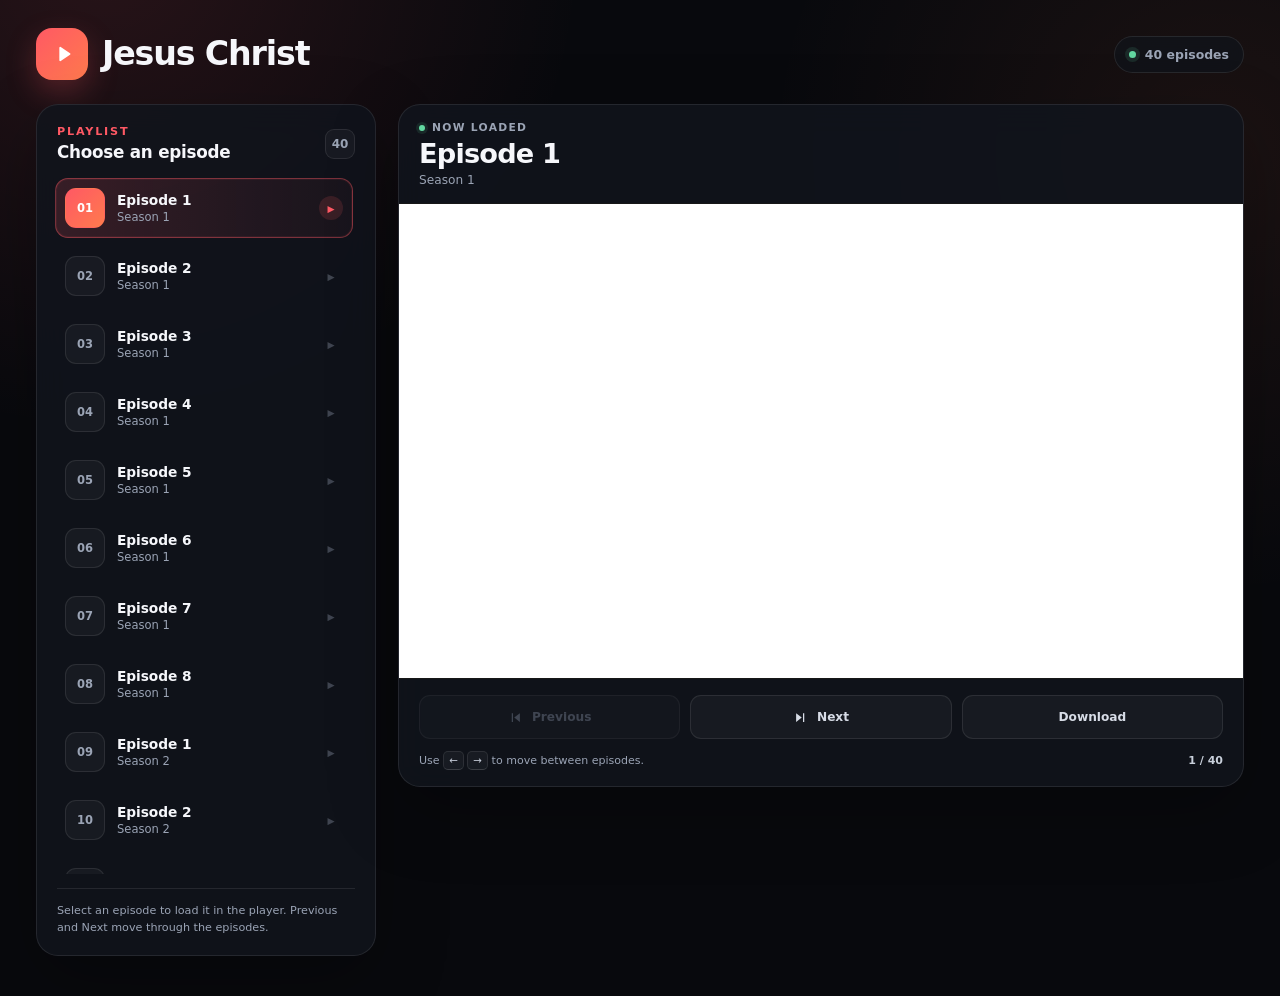
<file: jesuschrist.html>
<!DOCTYPE html>
<html lang="en">
<head>
  <meta charset="UTF-8">
  <meta name="viewport" content="width=device-width, initial-scale=1.0">
  <meta name="color-scheme" content="dark">
  <title>Jesus Christ</title>
  <link rel="shortcut icon" href="cdn/files/uploads/10469550/FavIcon.png" type="image/jpeg">
  <link rel="icon" href="cdn/files/uploads/10469550/FavIcon.png" type="image/jpeg">
  <link rel="apple-touch-icon" sizes="152x152" href="cdn/files/uploads/10469550/FavIcon.png">
  <link rel="apple-touch-icon" sizes="167x167" href="cdn/files/uploads/10469550/FavIcon.png">
  <link rel="apple-touch-icon" sizes="180x180" href="cdn/files/uploads/10469550/FavIcon.png">
  <style>
    :root {
      --bg: #08090d;
      --panel: #11141c;
      --panel-raised: #171b25;
      --line: rgba(255, 255, 255, 0.09);
      --line-strong: rgba(255, 255, 255, 0.16);
      --text: #f6f7fb;
      --muted: #9ba4b5;
      --accent: #ff5964;
      --accent-warm: #ff7a4d;
      --success: #62d8a1;
      --radius-lg: 22px;
      --radius-md: 14px;
    }

    * { box-sizing: border-box; }
    html { min-width: 320px; background: var(--bg); }
    body {
      min-height: 100vh;
      margin: 0;
      overflow-x: hidden;
      background: radial-gradient(circle at 8% -5%, rgba(255, 89, 100, 0.13), transparent 30rem),
        radial-gradient(circle at 95% 15%, rgba(255, 122, 77, 0.08), transparent 28rem), var(--bg);
      color: var(--text);
      font-family: "Segoe UI", system-ui, -apple-system, BlinkMacSystemFont, Arial, sans-serif;
      -webkit-font-smoothing: antialiased;
      text-rendering: optimizeLegibility;
    }
    button, a { -webkit-tap-highlight-color: transparent; }
    button { font: inherit; }
    [hidden] { display: none !important; }
    .app { width: min(1320px, 100%); margin: 0 auto; padding: 28px clamp(16px, 3vw, 36px) 40px; }
    .site-header { display: flex; align-items: center; justify-content: space-between; gap: 20px; margin-bottom: 24px; }
    .brand { display: flex; align-items: center; gap: 14px; min-width: 0; }
    .brand-icon { display: grid; flex: 0 0 auto; width: 52px; height: 52px; place-items: center; border-radius: 16px; background: linear-gradient(135deg, var(--accent), var(--accent-warm)); box-shadow: 0 12px 30px rgba(255, 89, 100, 0.25); }
    .brand-icon svg { width: 22px; height: 22px; margin-left: 2px; fill: white; }
    .site-header h1 { margin: 0; font-size: clamp(1.55rem, 2.6vw, 2.15rem); letter-spacing: -0.035em; line-height: 1.05; }
    .episode-count { display: inline-flex; flex: 0 0 auto; align-items: center; gap: 9px; padding: 10px 14px; border: 1px solid var(--line); border-radius: 999px; background: rgba(17, 20, 28, 0.7); color: var(--muted); font-size: 0.78rem; font-weight: 650; white-space: nowrap; backdrop-filter: blur(12px); }
    .episode-count .dot { width: 7px; height: 7px; border-radius: 50%; background: var(--success); box-shadow: 0 0 0 4px rgba(98, 216, 161, 0.12); }
    .layout { display: grid; grid-template-columns: 340px minmax(0, 1fr); gap: 22px; align-items: start; }
    .playlist-card, .player-card { border: 1px solid var(--line); border-radius: var(--radius-lg); background: rgba(17, 20, 28, 0.86); box-shadow: 0 24px 70px rgba(0, 0, 0, 0.25); backdrop-filter: blur(16px); }
    .playlist-card { position: sticky; top: 24px; display: flex; flex-direction: column; max-height: calc(100vh - 48px); padding: 18px; }
    .card-head { display: flex; align-items: center; justify-content: space-between; gap: 16px; padding: 2px 2px 0; }
    .eyebrow { margin: 0 0 4px; color: var(--accent); font-size: 0.7rem; font-weight: 750; letter-spacing: 0.16em; line-height: 1.2; text-transform: uppercase; }
    .card-head h2 { margin: 0; font-size: 1.05rem; letter-spacing: -0.015em; }
    .count-badge { display: grid; width: 30px; height: 30px; place-items: center; border: 1px solid var(--line); border-radius: 9px; background: rgba(255, 255, 255, 0.035); color: var(--muted); font-size: 0.75rem; font-weight: 700; }
    .episode-list { display: flex; flex-direction: column; gap: 8px; min-height: 0; margin: 16px 0 0; padding: 0 4px 0 0; overflow-y: auto; list-style: none; scrollbar-color: rgba(255, 255, 255, 0.18) transparent; scrollbar-width: thin; }
    .episode-list::-webkit-scrollbar { width: 6px; }
    .episode-list::-webkit-scrollbar-thumb { border-radius: 99px; background: rgba(255, 255, 255, 0.16); }
    .episode-btn { display: grid; grid-template-columns: 40px minmax(0, 1fr) 24px; align-items: center; gap: 12px; width: 100%; padding: 9px; border: 1px solid transparent; border-radius: 13px; background: transparent; color: var(--text); text-align: left; cursor: pointer; transition: background 160ms ease, border-color 160ms ease, transform 160ms ease; }
    .episode-btn:hover { border-color: var(--line); background: rgba(255, 255, 255, 0.06); transform: translateX(2px); }
    .episode-btn[aria-current="true"] { border-color: rgba(255, 89, 100, 0.42); background: linear-gradient(90deg, rgba(255, 89, 100, 0.16), rgba(255, 89, 100, 0.035)); box-shadow: inset 0 0 0 1px rgba(255, 89, 100, 0.08); }
    .episode-btn:focus-visible, .control-btn:focus-visible { outline: 2px solid var(--accent); outline-offset: 2px; }
    .ep-number { display: grid; width: 40px; height: 40px; place-items: center; border: 1px solid var(--line); border-radius: 11px; background: rgba(255, 255, 255, 0.035); color: var(--muted); font-size: 0.72rem; font-weight: 750; font-variant-numeric: tabular-nums; transition: background 160ms ease, border-color 160ms ease, color 160ms ease; }
    .episode-btn[aria-current="true"] .ep-number { border-color: transparent; background: linear-gradient(135deg, var(--accent), var(--accent-warm)); color: white; }
    .ep-copy { display: block; min-width: 0; }
    .ep-title, .ep-sub { display: block; overflow: hidden; text-overflow: ellipsis; white-space: nowrap; }
    .ep-title { font-size: 0.86rem; font-weight: 700; letter-spacing: -0.005em; }
    .ep-sub { margin-top: 2px; color: var(--muted); font-size: 0.72rem; }
    .ep-action { display: grid; width: 24px; height: 24px; place-items: center; border-radius: 50%; color: var(--muted); font-size: 0.58rem; opacity: 0.35; transition: background 160ms ease, color 160ms ease, opacity 160ms ease; }
    .episode-btn:hover .ep-action, .episode-btn[aria-current="true"] .ep-action { background: rgba(255, 89, 100, 0.14); color: var(--accent); opacity: 1; }
    .playlist-tip { margin: 14px 2px 0; padding-top: 14px; border-top: 1px solid var(--line); color: var(--muted); font-size: 0.7rem; line-height: 1.5; }
    .player-card { min-width: 0; overflow: hidden; }
    .player-head { display: flex; align-items: center; justify-content: space-between; gap: 18px; padding: 18px 20px 16px; }
    .now-label { display: flex; align-items: center; gap: 7px; margin: 0 0 5px; color: var(--muted); font-size: 0.67rem; font-weight: 750; letter-spacing: 0.12em; line-height: 1; text-transform: uppercase; }
    .now-dot { width: 6px; height: 6px; border-radius: 50%; background: var(--success); box-shadow: 0 0 0 3px rgba(98, 216, 161, 0.11); }
    .player-head h2 { margin: 0; font-size: clamp(1.35rem, 2.2vw, 1.7rem); letter-spacing: -0.03em; line-height: 1.1; }
    .player-head .subtitle { margin: 4px 0 0; color: var(--muted); font-size: 0.76rem; }
    .video-shell { border-top: 1px solid var(--line); border-bottom: 1px solid var(--line); background: #000; }
    .video-frame { position: relative; width: 100%; aspect-ratio: 16 / 9; overflow: hidden; background: #000; }
    .video-frame iframe { position: absolute; inset: 0; display: block; width: 100%; height: 100%; border: 0; background: #000; }
    .stage-overlay { position: absolute; inset: 0; display: grid; place-content: center; gap: 12px; background: rgba(0, 0, 0, 0.72); color: #fff; text-align: center; pointer-events: none; }
    .stage-overlay p { margin: 0; color: #d7dce6; font-size: 0.82rem; }
    .spinner { width: 26px; height: 26px; margin: 0 auto; border: 2px solid rgba(255, 255, 255, 0.22); border-top-color: var(--accent); border-radius: 50%; animation: spin 800ms linear infinite; }
    .controls { display: grid; grid-template-columns: repeat(3, minmax(0, 1fr)); gap: 10px; padding: 16px 20px 12px; }
    .control-btn { display: inline-flex; align-items: center; justify-content: center; gap: 9px; min-height: 44px; padding: 10px 12px; border: 1px solid var(--line); border-radius: 11px; background: rgba(255, 255, 255, 0.035); color: #d7dce6; font-size: 0.76rem; font-weight: 650; text-decoration: none; cursor: pointer; transition: background 160ms ease, border-color 160ms ease, color 160ms ease; }
    .control-btn:hover:not(:disabled) { border-color: var(--line-strong); background: rgba(255, 255, 255, 0.075); color: white; }
    .control-btn:disabled { color: #687080; cursor: not-allowed; opacity: 0.55; }
    .control-btn svg { width: 15px; height: 15px; fill: currentColor; }
    .player-meta { display: flex; align-items: center; justify-content: space-between; gap: 16px; padding: 0 20px 16px; color: var(--muted); font-size: 0.69rem; }
    .player-meta p { margin: 0; }
    .player-meta kbd { display: inline-block; min-width: 19px; padding: 2px 5px; border: 1px solid var(--line); border-bottom-color: var(--line-strong); border-radius: 5px; background: rgba(255, 255, 255, 0.04); color: #c5ccd8; font-family: inherit; font-size: 0.65rem; line-height: 1.2; text-align: center; }
    .position-label { flex: 0 0 auto; color: #c9d0db; font-variant-numeric: tabular-nums; font-weight: 650; }
    @keyframes spin { to { transform: rotate(360deg); } }
    @media (max-width: 980px) {
      .layout { grid-template-columns: minmax(0, 1fr); }
      .player-card { order: 1; }
      .playlist-card { position: static; order: 2; max-height: none; }
      .episode-list { display: grid; grid-template-columns: repeat(2, minmax(0, 1fr)); overflow: visible; }
    }
    @media (max-width: 620px) {
      .app { padding-top: 20px; }
      .site-header { align-items: flex-start; margin-bottom: 18px; }
      .brand-icon { width: 46px; height: 46px; border-radius: 14px; }
      .episode-count { padding: 9px 11px; font-size: 0.7rem; }
      .player-head { align-items: flex-start; padding: 16px 16px 14px; }
      .controls { gap: 8px; padding: 14px 12px 10px; }
      .control-btn { flex-direction: column; gap: 6px; padding: 11px 6px; font-size: 0.7rem; }
      .player-meta { padding: 0 16px 14px; }
      .player-meta .shortcuts { display: none; }
      .player-meta { justify-content: flex-end; }
      .episode-list { grid-template-columns: minmax(0, 1fr); }
    }
    @media (max-width: 420px) {
      .episode-count { display: none; }
      .player-head { flex-direction: column; gap: 12px; }
      .controls { grid-template-columns: repeat(2, minmax(0, 1fr)); }
      .control-btn { flex-direction: row; }
    }
    @media (prefers-reduced-motion: reduce) {
      *, *::before, *::after { scroll-behavior: auto !important; transition-duration: 0.01ms !important; animation-duration: 0.01ms !important; animation-iteration-count: 1 !important; }
    }
  </style>
</head>
<body>
  <div class="app">
    <header class="site-header">
      <div class="brand">
        <div class="brand-icon" aria-hidden="true">
          <svg viewBox="0 0 24 24" focusable="false">
            <path d="M8 5.14v13.72a1 1 0 0 0 1.54.84l10.1-6.86a1 1 0 0 0 0-1.68L9.54 4.3A1 1 0 0 0 8 5.14Z"/>
          </svg>
        </div>
        <div><h1>Jesus Christ</h1></div>
      </div>
      <div class="episode-count" aria-label="40 episodes available">
        <span class="dot" aria-hidden="true"></span>
        40 episodes
      </div>
    </header>

    <main class="layout">
      <aside class="playlist-card" aria-labelledby="playlistTitle">
        <div class="card-head">
          <div>
            <p class="eyebrow">Playlist</p>
            <h2 id="playlistTitle">Choose an episode</h2>
          </div>
          <span class="count-badge" aria-hidden="true">40</span>
        </div>
        <ul class="episode-list" id="episodeList"></ul>
        <p class="playlist-tip">Select an episode to load it in the player. Previous and Next move through the episodes.</p>
      </aside>

      <section class="player-card" aria-labelledby="currentTitle">
        <div class="player-head">
          <div>
            <p class="now-label">
              <span class="now-dot" aria-hidden="true"></span>
              <span id="nowStatus">Now selected</span>
            </p>
            <h2 id="currentTitle" aria-live="polite">Episode 1</h2>
            <p class="subtitle" id="currentSubtitle">Season 1</p>
          </div>
        </div>
        <div class="video-shell">
          <div class="video-frame">
            <iframe id="playerFrame" title="Episode video player" allow="autoplay; fullscreen; encrypted-media; picture-in-picture" allowfullscreen loading="eager"></iframe>
            <div class="stage-overlay loading-overlay" id="loadingOverlay" role="status" aria-live="polite">
              <span class="spinner" aria-hidden="true"></span>
              <p>Loading episode…</p>
            </div>
          </div>
        </div>
        <div class="controls" role="group" aria-label="Episode navigation">
          <button class="control-btn" id="prevBtn" type="button">
            <svg viewBox="0 0 24 24" aria-hidden="true" focusable="false"><path d="M6 5h2v14H6zM19 5v14l-9-7 9-7z"/></svg>
            <span>Previous</span>
          </button>
          <button class="control-btn" id="nextBtn" type="button">
            <svg viewBox="0 0 24 24" aria-hidden="true" focusable="false"><path d="M16 5h2v14h-2zM5 5v14l9-7-9-7z"/></svg>
            <span>Next</span>
          </button>
          <a class="control-btn" id="downloadLink" href="#" target="_blank" rel="noopener"><span>Download</span></a>
        </div>
        <div class="player-meta">
          <p class="shortcuts">Use <kbd>←</kbd> <kbd>→</kbd> to move between episodes.</p>
          <p class="position-label" id="positionLabel">1 / 40</p>
        </div>
      </section>
    </main>
  </div>

  <script>
    (function () {
      "use strict";

      var episodes = [
        { title: "Episode 1", subtitle: "Season 1", id: "1aiM2pVWEgHO315kmO-ocNBeHUq56y_wI" },
        { title: "Episode 2", subtitle: "Season 1", id: "12wxPUQsFMD2BvLHn0tRoIQdHMKZvJ9gF" },
        { title: "Episode 3", subtitle: "Season 1", id: "1qOmTkitwNYALfTyPPVerDG4wf4Km3QEN" },
        { title: "Episode 4", subtitle: "Season 1", id: "1vE7YbC_ocrI3dDeXNDnztY0s-GlwRMWg" },
        { title: "Episode 5", subtitle: "Season 1", id: "1K0w67XpNnvyij2VbCJ6_0d4S0vAb6AoN" },
        { title: "Episode 6", subtitle: "Season 1", id: "1SLXSZFPF7PFn49SfRrrDvZfPDWde5gzl" },
        { title: "Episode 7", subtitle: "Season 1", id: "1pG-8BMlb6DciGBPq2Wn7akLob2zp5UmG" },
        { title: "Episode 8", subtitle: "Season 1", id: "1D7SFnBJKIsrgVKehK2R_FtJv2IOZxCaW" },
        { title: "Episode 1", subtitle: "Season 2", id: "1mLNI3KR_m1dJocqgm4kFZA7wJCi-irrB" },
        { title: "Episode 2", subtitle: "Season 2", id: "12fcWOXcGlqEtPKaY1kRNAHp4EB7hqgVs" },
        { title: "Episode 3", subtitle: "Season 2", id: "1-fxD7GfMjZVSlA3-GF7DPAdb9-ePiXDM" },
        { title: "Episode 4", subtitle: "Season 2", id: "1zeSzkjTStmKpEqTxJrDI4JoAMnlkzr2q" },
        { title: "Episode 5", subtitle: "Season 2", id: "13DZPdC_asEW_kd3wNnl3pEnPX8ZSpBE0" },
        { title: "Episode 6", subtitle: "Season 2", id: "1zAxISAzxL38bDm1bcsvofm10MjOs_pxK" },
        { title: "Episode 7", subtitle: "Season 2", id: "1q-pSCYqrVVRgwf5WJMuOSSJTP-kx92xl" },
        { title: "Episode 8", subtitle: "Season 2", id: "1XYtx8QWRpYD-0ba8n60xyiB6Xs793Rbo" },
        { title: "Episode 1", subtitle: "Season 3", id: "1QuQJLGAsnO-6lcqSA4NhM4z6fDknSbT7" },
        { title: "Episode 2", subtitle: "Season 3", id: "1MJgjq5hcnXUtfY3ZEUe15xLa193GeiRi" },
        { title: "Episode 3", subtitle: "Season 3", id: "1bg1-_ATuyCo0gauB0M7-N7iitcmcsWch" },
        { title: "Episode 4", subtitle: "Season 3", id: "1JzvCF_oximrjjbknUP8R5mHp0Z1he9dD" },
        { title: "Episode 5", subtitle: "Season 3", id: "1qB54OhpktrnKVGNra6zjTSXqfQyulbWd" },
        { title: "Episode 6", subtitle: "Season 3", id: "1saYpjjaU_PYAIIrh9qJI5eddMzjzMH-T" },
        { title: "Episode 7", subtitle: "Season 3", id: "1zuQpCxlnk1IaExBr-SuOkQMQOq6kexQT" },
        { title: "Episode 8", subtitle: "Season 3", id: "13dwst6bX-MsVsmxaNn6HMMY7f9eH5FLW" },
        { title: "Episode 1", subtitle: "Season 4", id: "1Uz9Imf1xFobxzybIQjVHIJSLQwAsttKr" },
        { title: "Episode 2", subtitle: "Season 4", id: "1UJmjh_DRxMkhgyLSyqOm_dDjjRnxwDeQ" },
        { title: "Episode 3", subtitle: "Season 4", id: "15cWssoNrzYhFG7ngbhFmSsFIIA9H0zR1" },
        { title: "Episode 4", subtitle: "Season 4", id: "10UKnlElNZ7Fgcxzb5dWF1yP1Xrzjh8_J" },
        { title: "Episode 5", subtitle: "Season 4", id: "13R1QpIN_QEJoLXfhfVfKfpG8kIxk9YMs" },
        { title: "Episode 6", subtitle: "Season 4", id: "1dihYDGk1ovgDPAUqHXUCX_Ri1B1pouj2" },
        { title: "Episode 7", subtitle: "Season 4", id: "1Aa_kztcyOICNhPzrEXvOD4fpmNbxCqqq" },
        { title: "Episode 8", subtitle: "Season 4", id: "1mVDT5xBnFiwkcoXMw4Ljz0OcFviANISA" },
        { title: "Episode 1", subtitle: "Season 5", id: "1cTNhU11PsElnzzbqEFmzqVfrINqfzAUM" },
        { title: "Episode 2", subtitle: "Season 5", id: "19lqsvhEYtddAfWqeu0FFGLKLqMIOgHQ5" },
        { title: "Episode 3", subtitle: "Season 5", id: "1gpcKLZDmDebOWjgEPWm88NcQT7jD1Ehz" },
        { title: "Episode 4", subtitle: "Season 5", id: "1kAoovLwmowuPA0NTCCotBRC4jiuKeMQf" },
        { title: "Episode 5", subtitle: "Season 5", id: "1vehKBXWJOPXECG4zb63C1v8MaBMNySND" },
        { title: "Episode 6", subtitle: "Season 5", id: "19RVlC_7OANIH5ZmZEVMEGIuwEjC9APhu" },
        { title: "Episode 7", subtitle: "Season 5", id: "1zD8Nee6mzhlaO8dNfzjqHAaDg3WYs-ZH" },
        { title: "Episode 8", subtitle: "Season 5", id: "1Sa2HJjzcMJTH7DB4DXVyrN-PEcPGA95P" }
      ];

      var episodeList = document.getElementById("episodeList");
      var playerFrame = document.getElementById("playerFrame");
      var loadingOverlay = document.getElementById("loadingOverlay");
      var currentTitle = document.getElementById("currentTitle");
      var currentSubtitle = document.getElementById("currentSubtitle");
      var nowStatus = document.getElementById("nowStatus");
      var downloadLink = document.getElementById("downloadLink");
      var positionLabel = document.getElementById("positionLabel");
      var prevBtn = document.getElementById("prevBtn");
      var nextBtn = document.getElementById("nextBtn");
      var state = { current: 0 };
      var loadTimer = null;

      function previewUrl(episode) {
        return "https://drive.google.com/file/d/" + episode.id + "/preview";
      }

      function downloadUrl(episode) {
        return "https://drive.google.com/uc?export=download&id=" + encodeURIComponent(episode.id);
      }

      function renderPlaylist() {
        var fragment = document.createDocumentFragment();
        episodes.forEach(function (episode, index) {
          var item = document.createElement("li");
          var button = document.createElement("button");
          var number = document.createElement("span");
          var copy = document.createElement("span");
          var title = document.createElement("span");
          var subtitle = document.createElement("span");
          var action = document.createElement("span");

          button.type = "button";
          button.className = "episode-btn";
          button.dataset.index = String(index);
          button.setAttribute("aria-label", "Play " + episode.title + ", " + episode.subtitle);
          number.className = "ep-number";
          number.textContent = String(index + 1).padStart(2, "0");
          copy.className = "ep-copy";
          title.className = "ep-title";
          title.textContent = episode.title;
          subtitle.className = "ep-sub";
          subtitle.textContent = episode.subtitle;
          copy.appendChild(title);
          copy.appendChild(subtitle);
          action.className = "ep-action";
          action.setAttribute("aria-hidden", "true");
          action.textContent = "▶";
          button.appendChild(number);
          button.appendChild(copy);
          button.appendChild(action);
          button.addEventListener("click", function () { selectEpisode(index); });
          item.appendChild(button);
          fragment.appendChild(item);
        });
        episodeList.appendChild(fragment);
      }

      function updateSelection() {
        var buttons = episodeList.querySelectorAll(".episode-btn");
        var episode = episodes[state.current];
        buttons.forEach(function (button, index) {
          if (index === state.current) button.setAttribute("aria-current", "true");
          else button.removeAttribute("aria-current");
        });
        currentTitle.textContent = episode.title;
        currentSubtitle.textContent = episode.subtitle;
        positionLabel.textContent = (state.current + 1) + " / " + episodes.length;
        downloadLink.href = downloadUrl(episode);
        downloadLink.setAttribute("aria-label", "Download " + episode.title + ", " + episode.subtitle);
        prevBtn.disabled = state.current === 0;
        nextBtn.disabled = state.current === episodes.length - 1;
      }

      function beginLoading() {
        var episode = episodes[state.current];
        window.clearTimeout(loadTimer);
        loadingOverlay.hidden = false;
        nowStatus.textContent = "Loading…";
        playerFrame.title = episode.title + " — " + episode.subtitle;
        playerFrame.src = previewUrl(episode);
        loadTimer = window.setTimeout(function () {
          loadingOverlay.hidden = true;
          nowStatus.textContent = "Now loaded";
        }, 12000);
      }

      function selectEpisode(index) {
        if (index < 0 || index >= episodes.length) return;
        state.current = index;
        updateSelection();
        beginLoading();
        var selectedButton = episodeList.querySelector('.episode-btn[data-index="' + index + '"]');
        if (selectedButton) selectedButton.scrollIntoView({ block: "nearest", behavior: "smooth" });
      }

      function goPrevious() {
        if (state.current > 0) selectEpisode(state.current - 1);
      }

      function goNext() {
        if (state.current < episodes.length - 1) selectEpisode(state.current + 1);
      }

      playerFrame.addEventListener("load", function () {
        window.clearTimeout(loadTimer);
        loadingOverlay.hidden = true;
        nowStatus.textContent = "Now loaded";
      });
      prevBtn.addEventListener("click", goPrevious);
      nextBtn.addEventListener("click", goNext);
      document.addEventListener("keydown", function (event) {
        var target = event.target;
        var tagName = target && target.tagName ? target.tagName : "";
        var isFormField = /^(INPUT|TEXTAREA|SELECT)$/.test(tagName);
        if (isFormField || event.altKey || event.ctrlKey || event.metaKey) return;
        if (event.key === "ArrowLeft" && !prevBtn.disabled) {
          event.preventDefault();
          goPrevious();
        } else if (event.key === "ArrowRight" && !nextBtn.disabled) {
          event.preventDefault();
          goNext();
        }
      });
      renderPlaylist();
      updateSelection();
      beginLoading();
    })();
  </script>
</body>
</html>
</file>
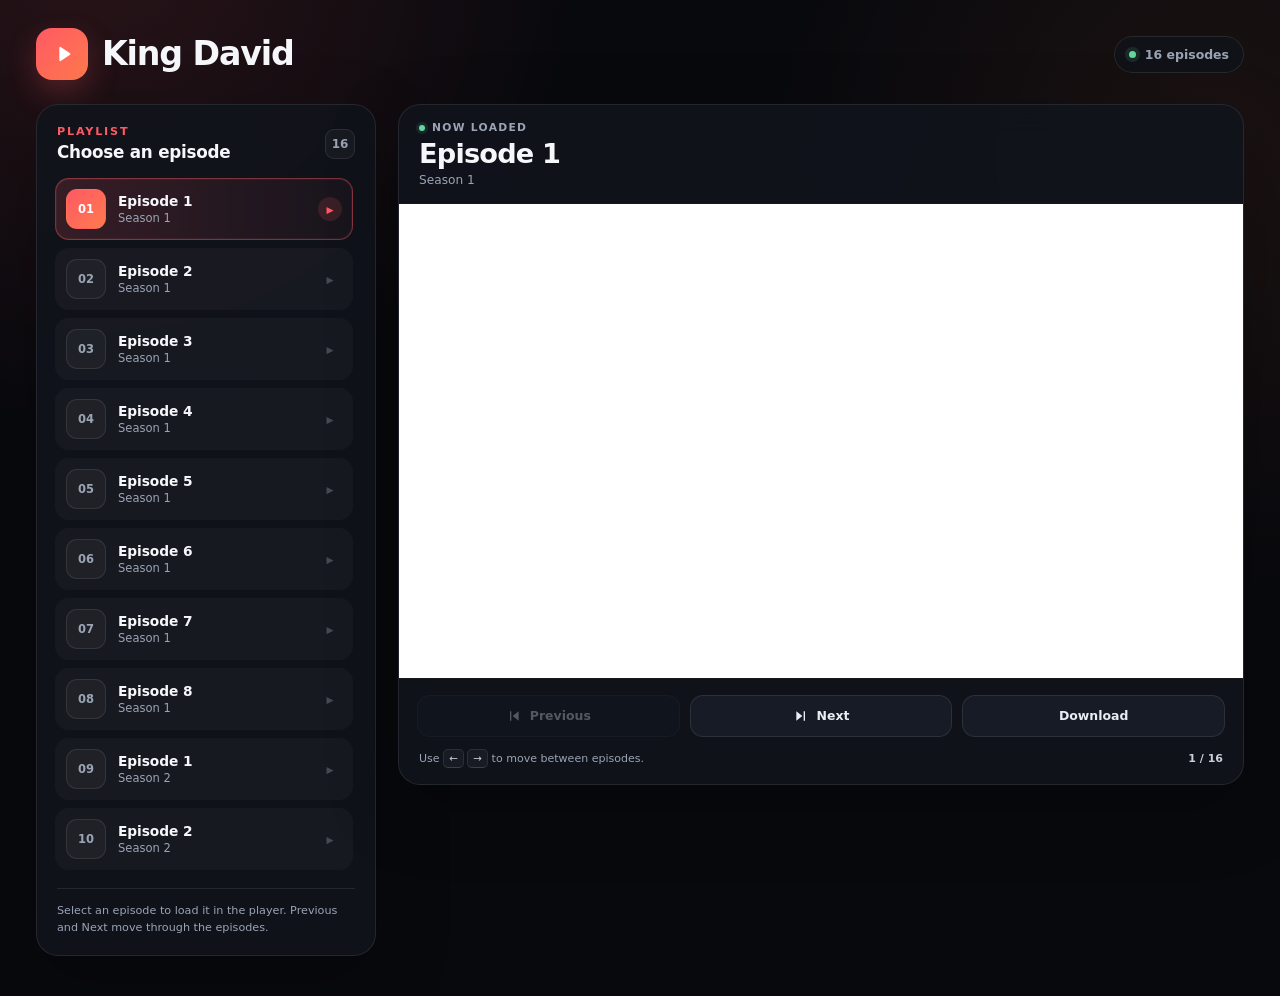
<file: kingdavid.html>
<!DOCTYPE html>
<html lang="en">
<head>
  <meta charset="UTF-8">
  <meta name="viewport" content="width=device-width, initial-scale=1.0">
  <meta name="color-scheme" content="dark">
  <title>King David</title>
  <link rel="shortcut icon" href="cdn/files/uploads/10469550/FavIcon.png" type="image/jpeg">
  <link rel="icon" href="cdn/files/uploads/10469550/FavIcon.png" type="image/jpeg">
  <link rel="apple-touch-icon" sizes="152x152" href="cdn/files/uploads/10469550/FavIcon.png">
  <link rel="apple-touch-icon" sizes="167x167" href="cdn/files/uploads/10469550/FavIcon.png">
  <link rel="apple-touch-icon" sizes="180x180" href="cdn/files/uploads/10469550/FavIcon.png">
  <style>
    :root {
      --bg: #08090d;
      --panel: #11141c;
      --panel-raised: #171b25;
      --line: rgba(255, 255, 255, 0.09);
      --line-strong: rgba(255, 255, 255, 0.16);
      --text: #f6f7fb;
      --muted: #9ba4b5;
      --accent: #ff5964;
      --accent-warm: #ff7a4d;
      --success: #62d8a1;
      --radius-lg: 22px;
      --radius-md: 14px;
    }

    * {
      box-sizing: border-box;
    }

    html {
      min-width: 320px;
      background: var(--bg);
    }

    body {
      min-height: 100vh;
      margin: 0;
      overflow-x: hidden;
      background:
        radial-gradient(circle at 8% -5%, rgba(255, 89, 100, 0.13), transparent 30rem),
        radial-gradient(circle at 95% 15%, rgba(255, 122, 77, 0.08), transparent 28rem),
        var(--bg);
      color: var(--text);
      font-family: "Segoe UI", system-ui, -apple-system, BlinkMacSystemFont, Arial, sans-serif;
      -webkit-font-smoothing: antialiased;
      text-rendering: optimizeLegibility;
    }

    button,
    a {
      -webkit-tap-highlight-color: transparent;
    }

    button {
      font: inherit;
    }

    [hidden] {
      display: none !important;
    }

    .app {
      width: min(1320px, 100%);
      margin: 0 auto;
      padding: 28px clamp(16px, 3vw, 36px) 40px;
    }

    .site-header {
      display: flex;
      align-items: center;
      justify-content: space-between;
      gap: 20px;
      margin-bottom: 24px;
    }

    .brand {
      display: flex;
      align-items: center;
      gap: 14px;
      min-width: 0;
    }

    .brand-icon {
      display: grid;
      flex: 0 0 auto;
      width: 52px;
      height: 52px;
      place-items: center;
      border-radius: 16px;
      background: linear-gradient(135deg, var(--accent), var(--accent-warm));
      box-shadow: 0 12px 30px rgba(255, 89, 100, 0.25);
    }

    .brand-icon svg {
      width: 22px;
      height: 22px;
      margin-left: 2px;
      fill: white;
    }

    .eyebrow {
      margin: 0 0 4px;
      color: var(--accent);
      font-size: 0.7rem;
      font-weight: 750;
      letter-spacing: 0.16em;
      line-height: 1.2;
      text-transform: uppercase;
    }

    .site-header h1 {
      margin: 0;
      font-size: clamp(1.55rem, 2.6vw, 2.15rem);
      letter-spacing: -0.035em;
      line-height: 1.05;
    }

    .episode-count {
      display: inline-flex;
      flex: 0 0 auto;
      align-items: center;
      gap: 9px;
      padding: 10px 14px;
      border: 1px solid var(--line);
      border-radius: 999px;
      background: rgba(17, 20, 28, 0.7);
      color: var(--muted);
      font-size: 0.78rem;
      font-weight: 650;
      white-space: nowrap;
      backdrop-filter: blur(12px);
    }

    .episode-count .dot {
      width: 7px;
      height: 7px;
      border-radius: 50%;
      background: var(--success);
      box-shadow: 0 0 0 4px rgba(98, 216, 161, 0.12);
    }

    .layout {
      display: grid;
      grid-template-columns: 340px minmax(0, 1fr);
      gap: 22px;
      align-items: start;
    }

    .playlist-card,
    .player-card {
      border: 1px solid var(--line);
      border-radius: var(--radius-lg);
      background: rgba(17, 20, 28, 0.86);
      box-shadow: 0 24px 70px rgba(0, 0, 0, 0.25);
      backdrop-filter: blur(16px);
    }

    .playlist-card {
      position: sticky;
      top: 24px;
      display: flex;
      flex-direction: column;
      max-height: calc(100vh - 48px);
      padding: 18px;
    }

    .card-head {
      display: flex;
      align-items: center;
      justify-content: space-between;
      gap: 16px;
      padding: 2px 2px 0;
    }

    .card-head h2 {
      margin: 0;
      font-size: 1.05rem;
      letter-spacing: -0.015em;
    }

    .count-badge {
      display: grid;
      width: 30px;
      height: 30px;
      place-items: center;
      border: 1px solid var(--line);
      border-radius: 9px;
      background: rgba(255, 255, 255, 0.035);
      color: var(--muted);
      font-size: 0.75rem;
      font-weight: 700;
    }

    .episode-list {
      display: flex;
      flex-direction: column;
      gap: 8px;
      min-height: 0;
      margin: 16px 0 0;
      padding: 0 4px 0 0;
      overflow-y: auto;
      list-style: none;
      scrollbar-color: rgba(255, 255, 255, 0.18) transparent;
      scrollbar-width: thin;
    }

    .episode-list::-webkit-scrollbar {
      width: 6px;
    }

    .episode-list::-webkit-scrollbar-thumb {
      border-radius: 99px;
      background: rgba(255, 255, 255, 0.16);
    }

    .episode-btn {
      display: grid;
      grid-template-columns: 40px minmax(0, 1fr) 24px;
      gap: 12px;
      align-items: center;
      width: 100%;
      padding: 10px;
      border: 1px solid transparent;
      border-radius: var(--radius-md);
      background: rgba(255, 255, 255, 0.032);
      color: var(--text);
      text-align: left;
      cursor: pointer;
      transition:
        background 160ms ease,
        border-color 160ms ease,
        transform 160ms ease;
    }

    .episode-btn:hover {
      border-color: var(--line);
      background: rgba(255, 255, 255, 0.06);
      transform: translateX(2px);
    }

    .episode-btn[aria-current="true"] {
      border-color: rgba(255, 89, 100, 0.42);
      background: linear-gradient(90deg, rgba(255, 89, 100, 0.16), rgba(255, 89, 100, 0.035));
      box-shadow: inset 0 0 0 1px rgba(255, 89, 100, 0.08);
    }

    .episode-btn:focus-visible {
      outline: 2px solid var(--accent);
      outline-offset: 2px;
    }

    .ep-number {
      display: grid;
      width: 40px;
      height: 40px;
      place-items: center;
      border: 1px solid var(--line);
      border-radius: 11px;
      background: rgba(255, 255, 255, 0.035);
      color: var(--muted);
      font-size: 0.72rem;
      font-weight: 750;
      font-variant-numeric: tabular-nums;
      transition:
        background 160ms ease,
        border-color 160ms ease,
        color 160ms ease;
    }

    .episode-btn[aria-current="true"] .ep-number {
      border-color: transparent;
      background: linear-gradient(135deg, var(--accent), var(--accent-warm));
      color: white;
    }

    .ep-copy {
      display: block;
      min-width: 0;
    }

    .ep-title,
    .ep-sub {
      display: block;
      overflow: hidden;
      text-overflow: ellipsis;
      white-space: nowrap;
    }

    .ep-title {
      font-size: 0.86rem;
      font-weight: 700;
      letter-spacing: -0.005em;
    }

    .ep-sub {
      margin-top: 2px;
      color: var(--muted);
      font-size: 0.72rem;
    }

    .ep-action {
      display: grid;
      width: 24px;
      height: 24px;
      place-items: center;
      border-radius: 50%;
      color: var(--muted);
      font-size: 0.58rem;
      opacity: 0.35;
      transition:
        background 160ms ease,
        color 160ms ease,
        opacity 160ms ease;
    }

    .episode-btn:hover .ep-action,
    .episode-btn[aria-current="true"] .ep-action {
      background: rgba(255, 89, 100, 0.14);
      color: var(--accent);
      opacity: 1;
    }

    .playlist-tip {
      margin: 14px 2px 0;
      padding-top: 14px;
      border-top: 1px solid var(--line);
      color: var(--muted);
      font-size: 0.7rem;
      line-height: 1.5;
    }

    .player-card {
      min-width: 0;
      overflow: hidden;
    }

    .player-head {
      display: flex;
      align-items: center;
      justify-content: space-between;
      gap: 18px;
      padding: 18px 20px 16px;
    }

    .now-label {
      display: flex;
      align-items: center;
      gap: 7px;
      margin: 0 0 5px;
      color: var(--muted);
      font-size: 0.67rem;
      font-weight: 750;
      letter-spacing: 0.12em;
      line-height: 1;
      text-transform: uppercase;
    }

    .now-dot {
      width: 6px;
      height: 6px;
      border-radius: 50%;
      background: var(--success);
      box-shadow: 0 0 0 3px rgba(98, 216, 161, 0.11);
    }

    .player-head h2 {
      margin: 0;
      font-size: clamp(1.35rem, 2.2vw, 1.7rem);
      letter-spacing: -0.03em;
      line-height: 1.1;
    }

    .player-head .subtitle {
      margin: 4px 0 0;
      color: var(--muted);
      font-size: 0.76rem;
    }

    .video-shell {
      border-top: 1px solid var(--line);
      border-bottom: 1px solid var(--line);
      background: #000;
    }

    .video-frame {
      position: relative;
      width: 100%;
      aspect-ratio: 16 / 9;
      overflow: hidden;
      background: #000;
    }

    .video-frame iframe {
      position: absolute;
      inset: 0;
      display: block;
      width: 100%;
      height: 100%;
      border: 0;
      background: #000;
    }

    .stage-overlay {
      position: absolute;
      inset: 0;
      z-index: 2;
      display: flex;
      flex-direction: column;
      align-items: center;
      justify-content: center;
      gap: 10px;
      padding: 24px;
      background:
        radial-gradient(circle at center, rgba(255, 89, 100, 0.06), transparent 45%),
        #050608;
      text-align: center;
    }

    .loading-overlay {
      z-index: 3;
      pointer-events: none;
    }

    .spinner {
      width: 34px;
      height: 34px;
      border: 3px solid rgba(255, 255, 255, 0.14);
      border-top-color: var(--accent);
      border-radius: 50%;
      animation: spin 800ms linear infinite;
    }

    .stage-overlay p {
      margin: 0;
    }

    .loading-overlay p {
      color: var(--muted);
      font-size: 0.78rem;
    }

    .controls {
      display: grid;
      grid-template-columns: repeat(3, minmax(0, 1fr));
      gap: 10px;
      padding: 16px 18px 12px;
    }

    .control-btn {
      display: inline-flex;
      align-items: center;
      justify-content: center;
      gap: 8px;
      min-width: 0;
      padding: 12px 10px;
      border: 1px solid var(--line);
      border-radius: 13px;
      background: var(--panel-raised);
      color: #e9edf4;
      font-size: 0.78rem;
      font-weight: 700;
      line-height: 1;
      text-decoration: none;
      cursor: pointer;
      transition:
        background 160ms ease,
        border-color 160ms ease,
        transform 160ms ease,
        opacity 160ms ease;
    }

    .control-btn svg {
      flex: 0 0 auto;
      width: 16px;
      height: 16px;
      fill: currentColor;
    }

    .control-btn:hover:not(:disabled) {
      border-color: var(--line-strong);
      background: #202635;
      transform: translateY(-1px);
    }

    .control-btn:active:not(:disabled) {
      transform: translateY(0);
    }

    .control-btn:focus-visible {
      outline: 2px solid var(--accent);
      outline-offset: 2px;
    }

    .control-btn:disabled {
      cursor: not-allowed;
      opacity: 0.32;
    }

    .player-meta {
      display: flex;
      align-items: center;
      justify-content: space-between;
      gap: 16px;
      padding: 0 20px 16px;
      color: var(--muted);
      font-size: 0.69rem;
    }

    .player-meta p {
      margin: 0;
    }

    .player-meta kbd {
      display: inline-block;
      min-width: 19px;
      padding: 2px 5px;
      border: 1px solid var(--line);
      border-bottom-color: var(--line-strong);
      border-radius: 5px;
      background: rgba(255, 255, 255, 0.04);
      color: #c5ccd8;
      font-family: inherit;
      font-size: 0.65rem;
      line-height: 1.2;
      text-align: center;
    }

    .position-label {
      flex: 0 0 auto;
      color: #c9d0db;
      font-variant-numeric: tabular-nums;
      font-weight: 650;
    }

    @keyframes spin {
      to {
        transform: rotate(360deg);
      }
    }

    @media (max-width: 980px) {
      .layout {
        grid-template-columns: minmax(0, 1fr);
      }

      .player-card {
        order: 1;
      }

      .playlist-card {
        position: static;
        order: 2;
        max-height: none;
      }

      .episode-list {
        display: grid;
        grid-template-columns: repeat(2, minmax(0, 1fr));
        overflow: visible;
      }
    }

    @media (max-width: 620px) {
      .app {
        padding-top: 20px;
      }

      .site-header {
        align-items: flex-start;
        margin-bottom: 18px;
      }

      .brand-icon {
        width: 46px;
        height: 46px;
        border-radius: 14px;
      }

      .episode-count {
        padding: 9px 11px;
        font-size: 0.7rem;
      }

      .player-head {
        align-items: flex-start;
        padding: 16px 16px 14px;
      }

      .controls {
        gap: 8px;
        padding: 14px 12px 10px;
      }

      .control-btn {
        flex-direction: column;
        gap: 6px;
        padding: 11px 6px;
        font-size: 0.7rem;
      }

      .player-meta {
        padding: 0 16px 14px;
      }

      .player-meta .shortcuts {
        display: none;
      }

      .player-meta {
        justify-content: flex-end;
      }

      .episode-list {
        grid-template-columns: minmax(0, 1fr);
      }
    }

    @media (max-width: 420px) {
      .episode-count {
        display: none;
      }

      .player-head {
        flex-direction: column;
        gap: 12px;
      }

      .controls {
        grid-template-columns: repeat(2, minmax(0, 1fr));
      }

      .control-btn {
        flex-direction: row;
      }
    }

    @media (prefers-reduced-motion: reduce) {
      *,
      *::before,
      *::after {
        scroll-behavior: auto !important;
        transition-duration: 0.01ms !important;
        animation-duration: 0.01ms !important;
        animation-iteration-count: 1 !important;
      }
    }
  </style>
</head>
<body>
  <div class="app">
    <header class="site-header">
      <div class="brand">
        <div class="brand-icon" aria-hidden="true">
          <svg viewBox="0 0 24 24" focusable="false">
            <path d="M8 5.14v13.72a1 1 0 0 0 1.54.84l10.1-6.86a1 1 0 0 0 0-1.68L9.54 4.3A1 1 0 0 0 8 5.14Z"/>
          </svg>
        </div>
        <div>
          <h1>King David</h1>
        </div>
      </div>
      <div class="episode-count" aria-label="16 episodes available">
        <span class="dot" aria-hidden="true"></span>
        16 episodes
      </div>
    </header>

    <main class="layout">
      <aside class="playlist-card" aria-labelledby="playlistTitle">
        <div class="card-head">
          <div>
            <p class="eyebrow">Playlist</p>
            <h2 id="playlistTitle">Choose an episode</h2>
          </div>
          <span class="count-badge" aria-hidden="true">16</span>
        </div>

        <ul class="episode-list" id="episodeList"></ul>

        <p class="playlist-tip">Select an episode to load it in the player. Previous and Next move through the episodes.</p>
      </aside>

      <section class="player-card" aria-labelledby="currentTitle">
        <div class="player-head">
          <div>
            <p class="now-label">
              <span class="now-dot" aria-hidden="true"></span>
              <span id="nowStatus">Now selected</span>
            </p>
            <h2 id="currentTitle" aria-live="polite">Season 1</h2>
            <p class="subtitle" id="currentSubtitle">Episode 1</p>
          </div>
        </div>

        <div class="video-shell">
          <div class="video-frame">
            <iframe
              id="playerFrame"
              title="Episode video player"
              allow="autoplay; fullscreen; encrypted-media; picture-in-picture"
              allowfullscreen
              loading="eager"
            ></iframe>

            <div class="stage-overlay loading-overlay" id="loadingOverlay" role="status" aria-live="polite">
              <span class="spinner" aria-hidden="true"></span>
              <p>Loading episode…</p>
            </div>
          </div>
        </div>

        <div class="controls" role="group" aria-label="Episode navigation">
          <button class="control-btn" id="prevBtn" type="button">
            <svg viewBox="0 0 24 24" aria-hidden="true" focusable="false">
              <path d="M6 5h2v14H6zM19 5v14l-9-7 9-7z"/>
            </svg>
            <span>Previous</span>
          </button>

          <button class="control-btn" id="nextBtn" type="button">
            <svg viewBox="0 0 24 24" aria-hidden="true" focusable="false">
              <path d="M16 5h2v14h-2zM5 5v14l9-7-9-7z"/>
            </svg>
            <span>Next</span>
          </button>

          <a class="control-btn" id="downloadLink" href="#" target="_blank" rel="noopener">
            <span>Download</span>
          </a>
        </div>

        <div class="player-meta">
          <p class="shortcuts">Use <kbd>←</kbd> <kbd>→</kbd> to move between episodes.</p>
          <p class="position-label" id="positionLabel">1 / 16</p>
        </div>
      </section>
    </main>
  </div>

  <script>
    (function () {
      "use strict";

      var episodes = [
        { title: "Episode 1", subtitle: "Season 1", id: "1mzYBBWWB5kjLCBDHaMsTFN7EoXE60Y4y" },
        { title: "Episode 2", subtitle: "Season 1", id: "1m8s-rHq86Tjmpx1v4GXcp3XH31-Wge8I" },
        { title: "Episode 3", subtitle: "Season 1", id: "1iIkrPMZyRjcbe_4UFFBxYZvmTn0STkoU" },
        { title: "Episode 4", subtitle: "Season 1", id: "1aqH5oQBZWVz10gd5WxIh473xhut9ZQgc" },
        { title: "Episode 5", subtitle: "Season 1", id: "1yiaTw4w2schm9HozzSGkj9CFSvBulb2o" },
        { title: "Episode 6", subtitle: "Season 1", id: "1L8XDNgmLx2nPCnNdIU4uF4HHnoP25tZ8" },
        { title: "Episode 7", subtitle: "Season 1", id: "1zgPpyVohUnVc9pjiMaJtc1ec0GSHTal7" },
        { title: "Episode 8", subtitle: "Season 1", id: "1eup9mAIrP94kKN5JPC7jc3WBpHlcq_aD" },
        { title: "Episode 1", subtitle: "Season 2", id: "1BS2935oamtAkDcuSJts8foBSFC9X929t" },
        { title: "Episode 2", subtitle: "Season 2", id: "1Mh0CPS2hGyp0PSUBN0vRw9gW3v2vZuFq" },
        { title: "Episode 3", subtitle: "Season 2", id: "1p_hc9MmtThF-9Fz0jPfvdikWfuvMoDcs" },
        { title: "Episode 4", subtitle: "Season 2", id: "1rlIE0Ct-ZyQmFBQKoGdChbeE3-8msF-U" },
        { title: "Episode 5", subtitle: "Season 2", id: "14QY-SyUFAku1kM3f2JNo_miwK_JEKqMA" },
        { title: "Episode 6", subtitle: "Season 2", id: "1FURpHCukJO8seDMYWRgJm8yGo-nF7ydj" },
        { title: "Episode 7", subtitle: "Season 2", id: "1FMudTON5GF8LS-agiSw65pRw4EFDEO5U" },
        { title: "Episode 8", subtitle: "Season 2", id: "1RZeHvyALHkns9WEPH9GxHOvfZyNyihNR" }
      ];

      var episodeList = document.getElementById("episodeList");
      var playerFrame = document.getElementById("playerFrame");
      var loadingOverlay = document.getElementById("loadingOverlay");
      var currentTitle = document.getElementById("currentTitle");
      var currentSubtitle = document.getElementById("currentSubtitle");
      var nowStatus = document.getElementById("nowStatus");
      var downloadLink = document.getElementById("downloadLink");
      var positionLabel = document.getElementById("positionLabel");
      var prevBtn = document.getElementById("prevBtn");
      var nextBtn = document.getElementById("nextBtn");

      var state = {
        current: 0
      };

      var loadTimer = null;

      function previewUrl(episode) {
        return "https://drive.google.com/file/d/" + episode.id + "/preview";
      }

      function downloadUrl(episode) {
        return "https://drive.google.com/uc?export=download&id=" + encodeURIComponent(episode.id);
      }

      function renderPlaylist() {
        var fragment = document.createDocumentFragment();

        episodes.forEach(function (episode, index) {
          var item = document.createElement("li");
          var button = document.createElement("button");
          var number = document.createElement("span");
          var copy = document.createElement("span");
          var title = document.createElement("span");
          var subtitle = document.createElement("span");
          var action = document.createElement("span");

          button.type = "button";
          button.className = "episode-btn";
          button.dataset.index = String(index);
          button.setAttribute("aria-label", "Play " + episode.title + ", " + episode.subtitle);

          number.className = "ep-number";
          number.textContent = String(index + 1).padStart(2, "0");

          copy.className = "ep-copy";
          title.className = "ep-title";
          title.textContent = episode.title;
          subtitle.className = "ep-sub";
          subtitle.textContent = episode.subtitle;
          copy.appendChild(title);
          copy.appendChild(subtitle);

          action.className = "ep-action";
          action.setAttribute("aria-hidden", "true");
          action.textContent = "▶";

          button.appendChild(number);
          button.appendChild(copy);
          button.appendChild(action);
          button.addEventListener("click", function () {
            selectEpisode(index);
          });

          item.appendChild(button);
          fragment.appendChild(item);
        });

        episodeList.appendChild(fragment);
      }

      function updateSelection() {
        var buttons = episodeList.querySelectorAll(".episode-btn");
        var episode = episodes[state.current];

        buttons.forEach(function (button, index) {
          if (index === state.current) {
            button.setAttribute("aria-current", "true");
          } else {
            button.removeAttribute("aria-current");
          }
        });

        currentTitle.textContent = episode.title;
        currentSubtitle.textContent = episode.subtitle;
        positionLabel.textContent = (state.current + 1) + " / " + episodes.length;
        downloadLink.href = downloadUrl(episode);
        downloadLink.setAttribute("aria-label", "Download " + episode.title + ", " + episode.subtitle);

        prevBtn.disabled = state.current === 0;
        nextBtn.disabled = state.current === episodes.length - 1;
      }

      function beginLoading() {
        var episode = episodes[state.current];

        window.clearTimeout(loadTimer);
        loadingOverlay.hidden = false;
        nowStatus.textContent = "Loading…";

        playerFrame.title = episode.title + " — " + episode.subtitle;
        playerFrame.src = previewUrl(episode);

        loadTimer = window.setTimeout(function () {
          loadingOverlay.hidden = true;
          nowStatus.textContent = "Now loaded";
        }, 12000);
      }

      function selectEpisode(index) {
        if (index < 0 || index >= episodes.length) {
          return;
        }

        state.current = index;
        updateSelection();
        beginLoading();

        var selectedButton = episodeList.querySelector('.episode-btn[data-index="' + index + '"]');
        if (selectedButton) {
          selectedButton.scrollIntoView({ block: "nearest", behavior: "smooth" });
        }
      }

      function goPrevious() {
        if (state.current > 0) {
          selectEpisode(state.current - 1);
        }
      }

      function goNext() {
        if (state.current < episodes.length - 1) {
          selectEpisode(state.current + 1);
        }
      }

      playerFrame.addEventListener("load", function () {
        window.clearTimeout(loadTimer);
        loadingOverlay.hidden = true;
        nowStatus.textContent = "Now loaded";
      });

      prevBtn.addEventListener("click", goPrevious);
      nextBtn.addEventListener("click", goNext);

      document.addEventListener("keydown", function (event) {
        var target = event.target;
        var tagName = target && target.tagName ? target.tagName : "";
        var isFormField = /^(INPUT|TEXTAREA|SELECT)$/.test(tagName);

        if (isFormField || event.altKey || event.ctrlKey || event.metaKey) {
          return;
        }

        if (event.key === "ArrowLeft") {
          if (!prevBtn.disabled) {
            event.preventDefault();
            goPrevious();
          }
        } else if (event.key === "ArrowRight") {
          if (!nextBtn.disabled) {
            event.preventDefault();
            goNext();
          }
        }
      });

      renderPlaylist();
      updateSelection();
      beginLoading();
    })();
  </script>
</body>
</html>
</file>
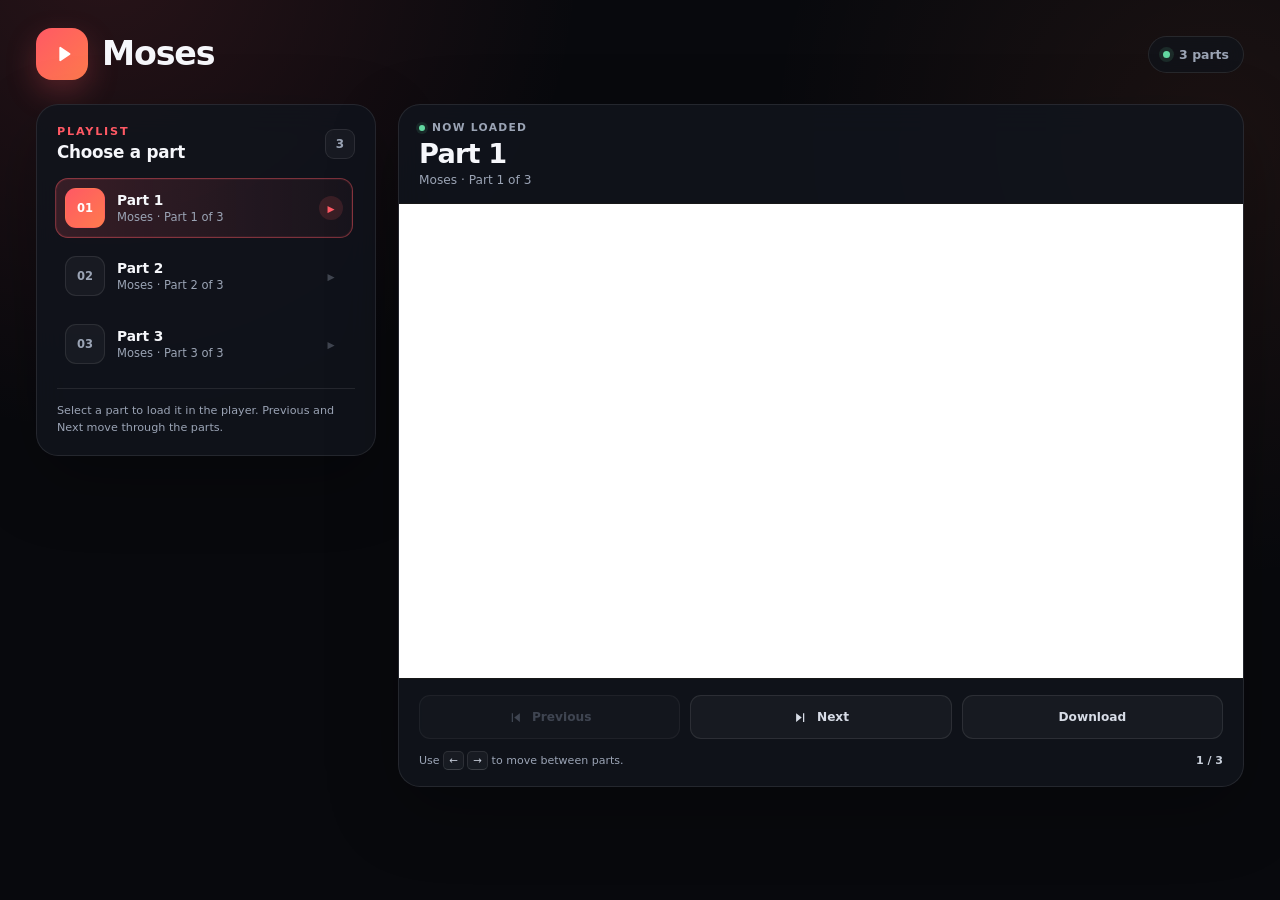
<file: moses.html>
<!DOCTYPE html>
<html lang="en">
<head>
  <meta charset="UTF-8">
  <meta name="viewport" content="width=device-width, initial-scale=1.0">
  <meta name="color-scheme" content="dark">
  <title>Moses</title>
  <link rel="shortcut icon" href="cdn/files/uploads/10469550/FavIcon.png" type="image/jpeg">
  <link rel="icon" href="cdn/files/uploads/10469550/FavIcon.png" type="image/jpeg">
  <link rel="apple-touch-icon" sizes="152x152" href="cdn/files/uploads/10469550/FavIcon.png">
  <link rel="apple-touch-icon" sizes="167x167" href="cdn/files/uploads/10469550/FavIcon.png">
  <link rel="apple-touch-icon" sizes="180x180" href="cdn/files/uploads/10469550/FavIcon.png">
  <style>
    :root {
      --bg: #08090d;
      --panel: #11141c;
      --panel-raised: #171b25;
      --line: rgba(255, 255, 255, 0.09);
      --line-strong: rgba(255, 255, 255, 0.16);
      --text: #f6f7fb;
      --muted: #9ba4b5;
      --accent: #ff5964;
      --accent-warm: #ff7a4d;
      --success: #62d8a1;
      --radius-lg: 22px;
      --radius-md: 14px;
    }

    * { box-sizing: border-box; }
    html { min-width: 320px; background: var(--bg); }
    body {
      min-height: 100vh;
      margin: 0;
      overflow-x: hidden;
      background: radial-gradient(circle at 8% -5%, rgba(255, 89, 100, 0.13), transparent 30rem),
        radial-gradient(circle at 95% 15%, rgba(255, 122, 77, 0.08), transparent 28rem), var(--bg);
      color: var(--text);
      font-family: "Segoe UI", system-ui, -apple-system, BlinkMacSystemFont, Arial, sans-serif;
      -webkit-font-smoothing: antialiased;
      text-rendering: optimizeLegibility;
    }
    button, a { -webkit-tap-highlight-color: transparent; }
    button { font: inherit; }
    [hidden] { display: none !important; }
    .app { width: min(1320px, 100%); margin: 0 auto; padding: 28px clamp(16px, 3vw, 36px) 40px; }
    .site-header { display: flex; align-items: center; justify-content: space-between; gap: 20px; margin-bottom: 24px; }
    .brand { display: flex; align-items: center; gap: 14px; min-width: 0; }
    .brand-icon { display: grid; flex: 0 0 auto; width: 52px; height: 52px; place-items: center; border-radius: 16px; background: linear-gradient(135deg, var(--accent), var(--accent-warm)); box-shadow: 0 12px 30px rgba(255, 89, 100, 0.25); }
    .brand-icon svg { width: 22px; height: 22px; margin-left: 2px; fill: white; }
    .site-header h1 { margin: 0; font-size: clamp(1.55rem, 2.6vw, 2.15rem); letter-spacing: -0.035em; line-height: 1.05; }
    .episode-count { display: inline-flex; flex: 0 0 auto; align-items: center; gap: 9px; padding: 10px 14px; border: 1px solid var(--line); border-radius: 999px; background: rgba(17, 20, 28, 0.7); color: var(--muted); font-size: 0.78rem; font-weight: 650; white-space: nowrap; backdrop-filter: blur(12px); }
    .episode-count .dot { width: 7px; height: 7px; border-radius: 50%; background: var(--success); box-shadow: 0 0 0 4px rgba(98, 216, 161, 0.12); }
    .layout { display: grid; grid-template-columns: 340px minmax(0, 1fr); gap: 22px; align-items: start; }
    .playlist-card, .player-card { border: 1px solid var(--line); border-radius: var(--radius-lg); background: rgba(17, 20, 28, 0.86); box-shadow: 0 24px 70px rgba(0, 0, 0, 0.25); backdrop-filter: blur(16px); }
    .playlist-card { position: sticky; top: 24px; display: flex; flex-direction: column; max-height: calc(100vh - 48px); padding: 18px; }
    .card-head { display: flex; align-items: center; justify-content: space-between; gap: 16px; padding: 2px 2px 0; }
    .eyebrow { margin: 0 0 4px; color: var(--accent); font-size: 0.7rem; font-weight: 750; letter-spacing: 0.16em; line-height: 1.2; text-transform: uppercase; }
    .card-head h2 { margin: 0; font-size: 1.05rem; letter-spacing: -0.015em; }
    .count-badge { display: grid; width: 30px; height: 30px; place-items: center; border: 1px solid var(--line); border-radius: 9px; background: rgba(255, 255, 255, 0.035); color: var(--muted); font-size: 0.75rem; font-weight: 700; }
    .episode-list { display: flex; flex-direction: column; gap: 8px; min-height: 0; margin: 16px 0 0; padding: 0 4px 0 0; overflow-y: auto; list-style: none; scrollbar-color: rgba(255, 255, 255, 0.18) transparent; scrollbar-width: thin; }
    .episode-list::-webkit-scrollbar { width: 6px; }
    .episode-list::-webkit-scrollbar-thumb { border-radius: 99px; background: rgba(255, 255, 255, 0.16); }
    .episode-btn { display: grid; grid-template-columns: 40px minmax(0, 1fr) 24px; align-items: center; gap: 12px; width: 100%; padding: 9px; border: 1px solid transparent; border-radius: 13px; background: transparent; color: var(--text); text-align: left; cursor: pointer; transition: background 160ms ease, border-color 160ms ease, transform 160ms ease; }
    .episode-btn:hover { border-color: var(--line); background: rgba(255, 255, 255, 0.06); transform: translateX(2px); }
    .episode-btn[aria-current="true"] { border-color: rgba(255, 89, 100, 0.42); background: linear-gradient(90deg, rgba(255, 89, 100, 0.16), rgba(255, 89, 100, 0.035)); box-shadow: inset 0 0 0 1px rgba(255, 89, 100, 0.08); }
    .episode-btn:focus-visible, .control-btn:focus-visible { outline: 2px solid var(--accent); outline-offset: 2px; }
    .ep-number { display: grid; width: 40px; height: 40px; place-items: center; border: 1px solid var(--line); border-radius: 11px; background: rgba(255, 255, 255, 0.035); color: var(--muted); font-size: 0.72rem; font-weight: 750; font-variant-numeric: tabular-nums; transition: background 160ms ease, border-color 160ms ease, color 160ms ease; }
    .episode-btn[aria-current="true"] .ep-number { border-color: transparent; background: linear-gradient(135deg, var(--accent), var(--accent-warm)); color: white; }
    .ep-copy { display: block; min-width: 0; }
    .ep-title, .ep-sub { display: block; overflow: hidden; text-overflow: ellipsis; white-space: nowrap; }
    .ep-title { font-size: 0.86rem; font-weight: 700; letter-spacing: -0.005em; }
    .ep-sub { margin-top: 2px; color: var(--muted); font-size: 0.72rem; }
    .ep-action { display: grid; width: 24px; height: 24px; place-items: center; border-radius: 50%; color: var(--muted); font-size: 0.58rem; opacity: 0.35; transition: background 160ms ease, color 160ms ease, opacity 160ms ease; }
    .episode-btn:hover .ep-action, .episode-btn[aria-current="true"] .ep-action { background: rgba(255, 89, 100, 0.14); color: var(--accent); opacity: 1; }
    .playlist-tip { margin: 14px 2px 0; padding-top: 14px; border-top: 1px solid var(--line); color: var(--muted); font-size: 0.7rem; line-height: 1.5; }
    .player-card { min-width: 0; overflow: hidden; }
    .player-head { display: flex; align-items: center; justify-content: space-between; gap: 18px; padding: 18px 20px 16px; }
    .now-label { display: flex; align-items: center; gap: 7px; margin: 0 0 5px; color: var(--muted); font-size: 0.67rem; font-weight: 750; letter-spacing: 0.12em; line-height: 1; text-transform: uppercase; }
    .now-dot { width: 6px; height: 6px; border-radius: 50%; background: var(--success); box-shadow: 0 0 0 3px rgba(98, 216, 161, 0.11); }
    .player-head h2 { margin: 0; font-size: clamp(1.35rem, 2.2vw, 1.7rem); letter-spacing: -0.03em; line-height: 1.1; }
    .player-head .subtitle { margin: 4px 0 0; color: var(--muted); font-size: 0.76rem; }
    .video-shell { border-top: 1px solid var(--line); border-bottom: 1px solid var(--line); background: #000; }
    .video-frame { position: relative; width: 100%; aspect-ratio: 16 / 9; overflow: hidden; background: #000; }
    .video-frame iframe { position: absolute; inset: 0; display: block; width: 100%; height: 100%; border: 0; background: #000; }
    .stage-overlay { position: absolute; inset: 0; display: grid; place-content: center; gap: 12px; background: rgba(0, 0, 0, 0.72); color: #fff; text-align: center; pointer-events: none; }
    .stage-overlay p { margin: 0; color: #d7dce6; font-size: 0.82rem; }
    .spinner { width: 26px; height: 26px; margin: 0 auto; border: 2px solid rgba(255, 255, 255, 0.22); border-top-color: var(--accent); border-radius: 50%; animation: spin 800ms linear infinite; }
    .controls { display: grid; grid-template-columns: repeat(3, minmax(0, 1fr)); gap: 10px; padding: 16px 20px 12px; }
    .control-btn { display: inline-flex; align-items: center; justify-content: center; gap: 9px; min-height: 44px; padding: 10px 12px; border: 1px solid var(--line); border-radius: 11px; background: rgba(255, 255, 255, 0.035); color: #d7dce6; font-size: 0.76rem; font-weight: 650; text-decoration: none; cursor: pointer; transition: background 160ms ease, border-color 160ms ease, color 160ms ease; }
    .control-btn:hover:not(:disabled) { border-color: var(--line-strong); background: rgba(255, 255, 255, 0.075); color: white; }
    .control-btn:disabled { color: #687080; cursor: not-allowed; opacity: 0.55; }
    .control-btn svg { width: 15px; height: 15px; fill: currentColor; }
    .player-meta { display: flex; align-items: center; justify-content: space-between; gap: 16px; padding: 0 20px 16px; color: var(--muted); font-size: 0.69rem; }
    .player-meta p { margin: 0; }
    .player-meta kbd { display: inline-block; min-width: 19px; padding: 2px 5px; border: 1px solid var(--line); border-bottom-color: var(--line-strong); border-radius: 5px; background: rgba(255, 255, 255, 0.04); color: #c5ccd8; font-family: inherit; font-size: 0.65rem; line-height: 1.2; text-align: center; }
    .position-label { flex: 0 0 auto; color: #c9d0db; font-variant-numeric: tabular-nums; font-weight: 650; }
    @keyframes spin { to { transform: rotate(360deg); } }
    @media (max-width: 980px) {
      .layout { grid-template-columns: minmax(0, 1fr); }
      .player-card { order: 1; }
      .playlist-card { position: static; order: 2; max-height: none; }
      .episode-list { display: grid; grid-template-columns: repeat(2, minmax(0, 1fr)); overflow: visible; }
    }
    @media (max-width: 620px) {
      .app { padding-top: 20px; }
      .site-header { align-items: flex-start; margin-bottom: 18px; }
      .brand-icon { width: 46px; height: 46px; border-radius: 14px; }
      .episode-count { padding: 9px 11px; font-size: 0.7rem; }
      .player-head { align-items: flex-start; padding: 16px 16px 14px; }
      .controls { gap: 8px; padding: 14px 12px 10px; }
      .control-btn { flex-direction: column; gap: 6px; padding: 11px 6px; font-size: 0.7rem; }
      .player-meta { padding: 0 16px 14px; }
      .player-meta .shortcuts { display: none; }
      .player-meta { justify-content: flex-end; }
      .episode-list { grid-template-columns: minmax(0, 1fr); }
    }
    @media (max-width: 420px) {
      .episode-count { display: none; }
      .player-head { flex-direction: column; gap: 12px; }
      .controls { grid-template-columns: repeat(2, minmax(0, 1fr)); }
      .control-btn { flex-direction: row; }
    }
    @media (prefers-reduced-motion: reduce) {
      *, *::before, *::after { scroll-behavior: auto !important; transition-duration: 0.01ms !important; animation-duration: 0.01ms !important; animation-iteration-count: 1 !important; }
    }
  </style>
</head>
<body>
  <div class="app">
    <header class="site-header">
      <div class="brand">
        <div class="brand-icon" aria-hidden="true">
          <svg viewBox="0 0 24 24" focusable="false">
            <path d="M8 5.14v13.72a1 1 0 0 0 1.54.84l10.1-6.86a1 1 0 0 0 0-1.68L9.54 4.3A1 1 0 0 0 8 5.14Z"/>
          </svg>
        </div>
        <div><h1>Moses</h1></div>
      </div>
      <div class="episode-count" aria-label="3 parts available">
        <span class="dot" aria-hidden="true"></span>
        3 parts
      </div>
    </header>

    <main class="layout">
      <aside class="playlist-card" aria-labelledby="playlistTitle">
        <div class="card-head">
          <div>
            <p class="eyebrow">Playlist</p>
            <h2 id="playlistTitle">Choose a part</h2>
          </div>
          <span class="count-badge" aria-hidden="true">3</span>
        </div>
        <ul class="episode-list" id="episodeList"></ul>
        <p class="playlist-tip">Select a part to load it in the player. Previous and Next move through the parts.</p>
      </aside>

      <section class="player-card" aria-labelledby="currentTitle">
        <div class="player-head">
          <div>
            <p class="now-label">
              <span class="now-dot" aria-hidden="true"></span>
              <span id="nowStatus">Now selected</span>
            </p>
            <h2 id="currentTitle" aria-live="polite">Part 1</h2>
            <p class="subtitle" id="currentSubtitle">Moses · Part 1 of 3</p>
          </div>
        </div>
        <div class="video-shell">
          <div class="video-frame">
            <iframe id="playerFrame" title="Moses video player" allow="autoplay; fullscreen; encrypted-media; picture-in-picture" allowfullscreen loading="eager"></iframe>
            <div class="stage-overlay loading-overlay" id="loadingOverlay" role="status" aria-live="polite">
              <span class="spinner" aria-hidden="true"></span>
              <p>Loading part…</p>
            </div>
          </div>
        </div>
        <div class="controls" role="group" aria-label="Part navigation">
          <button class="control-btn" id="prevBtn" type="button">
            <svg viewBox="0 0 24 24" aria-hidden="true" focusable="false"><path d="M6 5h2v14H6zM19 5v14l-9-7 9-7z"/></svg>
            <span>Previous</span>
          </button>
          <button class="control-btn" id="nextBtn" type="button">
            <svg viewBox="0 0 24 24" aria-hidden="true" focusable="false"><path d="M16 5h2v14h-2zM5 5v14l9-7-9-7z"/></svg>
            <span>Next</span>
          </button>
          <a class="control-btn" id="downloadLink" href="#" target="_blank" rel="noopener"><span>Download</span></a>
        </div>
        <div class="player-meta">
          <p class="shortcuts">Use <kbd>←</kbd> <kbd>→</kbd> to move between parts.</p>
          <p class="position-label" id="positionLabel">1 / 3</p>
        </div>
      </section>
    </main>
  </div>

  <script>
    (function () {
      "use strict";

      var episodes = [
        { title: "Part 1", subtitle: "Moses · Part 1 of 3", id: "1YW1dO4RAveOl8x2lJ0eGvpYDsmmO4dEr" },
        { title: "Part 2", subtitle: "Moses · Part 2 of 3", id: "1QeBgjKf_GHWrMTkBMyYJqH4rPLLXkKo9" },
        { title: "Part 3", subtitle: "Moses · Part 3 of 3", id: "1hau_BFeu6ZtR-C6K3n2q59pDPHkWwK8n" }
      ];

      var episodeList = document.getElementById("episodeList");
      var playerFrame = document.getElementById("playerFrame");
      var loadingOverlay = document.getElementById("loadingOverlay");
      var currentTitle = document.getElementById("currentTitle");
      var currentSubtitle = document.getElementById("currentSubtitle");
      var nowStatus = document.getElementById("nowStatus");
      var downloadLink = document.getElementById("downloadLink");
      var positionLabel = document.getElementById("positionLabel");
      var prevBtn = document.getElementById("prevBtn");
      var nextBtn = document.getElementById("nextBtn");
      var state = { current: 0 };
      var loadTimer = null;

      function previewUrl(episode) {
        return "https://drive.google.com/file/d/" + episode.id + "/preview";
      }

      function downloadUrl(episode) {
        return "https://drive.google.com/uc?export=download&id=" + encodeURIComponent(episode.id);
      }

      function renderPlaylist() {
        var fragment = document.createDocumentFragment();
        episodes.forEach(function (episode, index) {
          var item = document.createElement("li");
          var button = document.createElement("button");
          var number = document.createElement("span");
          var copy = document.createElement("span");
          var title = document.createElement("span");
          var subtitle = document.createElement("span");
          var action = document.createElement("span");

          button.type = "button";
          button.className = "episode-btn";
          button.dataset.index = String(index);
          button.setAttribute("aria-label", "Play " + episode.title);
          number.className = "ep-number";
          number.textContent = String(index + 1).padStart(2, "0");
          copy.className = "ep-copy";
          title.className = "ep-title";
          title.textContent = episode.title;
          subtitle.className = "ep-sub";
          subtitle.textContent = episode.subtitle;
          copy.appendChild(title);
          copy.appendChild(subtitle);
          action.className = "ep-action";
          action.setAttribute("aria-hidden", "true");
          action.textContent = "▶";
          button.appendChild(number);
          button.appendChild(copy);
          button.appendChild(action);
          button.addEventListener("click", function () { selectEpisode(index); });
          item.appendChild(button);
          fragment.appendChild(item);
        });
        episodeList.appendChild(fragment);
      }

      function updateSelection() {
        var buttons = episodeList.querySelectorAll(".episode-btn");
        var episode = episodes[state.current];
        buttons.forEach(function (button, index) {
          if (index === state.current) button.setAttribute("aria-current", "true");
          else button.removeAttribute("aria-current");
        });
        currentTitle.textContent = episode.title;
        currentSubtitle.textContent = episode.subtitle;
        positionLabel.textContent = (state.current + 1) + " / " + episodes.length;
        downloadLink.href = downloadUrl(episode);
        downloadLink.setAttribute("aria-label", "Download " + episode.title);
        prevBtn.disabled = state.current === 0;
        nextBtn.disabled = state.current === episodes.length - 1;
      }

      function beginLoading() {
        var episode = episodes[state.current];
        window.clearTimeout(loadTimer);
        loadingOverlay.hidden = false;
        nowStatus.textContent = "Loading…";
        playerFrame.title = episode.title + " — " + episode.subtitle;
        playerFrame.src = previewUrl(episode);
        loadTimer = window.setTimeout(function () {
          loadingOverlay.hidden = true;
          nowStatus.textContent = "Now loaded";
        }, 12000);
      }

      function selectEpisode(index) {
        if (index < 0 || index >= episodes.length) return;
        state.current = index;
        updateSelection();
        beginLoading();
        var selectedButton = episodeList.querySelector('.episode-btn[data-index="' + index + '"]');
        if (selectedButton) selectedButton.scrollIntoView({ block: "nearest", behavior: "smooth" });
      }

      function goPrevious() {
        if (state.current > 0) selectEpisode(state.current - 1);
      }

      function goNext() {
        if (state.current < episodes.length - 1) selectEpisode(state.current + 1);
      }

      playerFrame.addEventListener("load", function () {
        window.clearTimeout(loadTimer);
        loadingOverlay.hidden = true;
        nowStatus.textContent = "Now loaded";
      });
      prevBtn.addEventListener("click", goPrevious);
      nextBtn.addEventListener("click", goNext);
      document.addEventListener("keydown", function (event) {
        var target = event.target;
        var tagName = target && target.tagName ? target.tagName : "";
        var isFormField = /^(INPUT|TEXTAREA|SELECT)$/.test(tagName);
        if (isFormField || event.altKey || event.ctrlKey || event.metaKey) return;
        if (event.key === "ArrowLeft" && !prevBtn.disabled) {
          event.preventDefault();
          goPrevious();
        } else if (event.key === "ArrowRight" && !nextBtn.disabled) {
          event.preventDefault();
          goNext();
        }
      });
      renderPlaylist();
      updateSelection();
      beginLoading();
    })();
  </script>
</body>
</html>
</file>
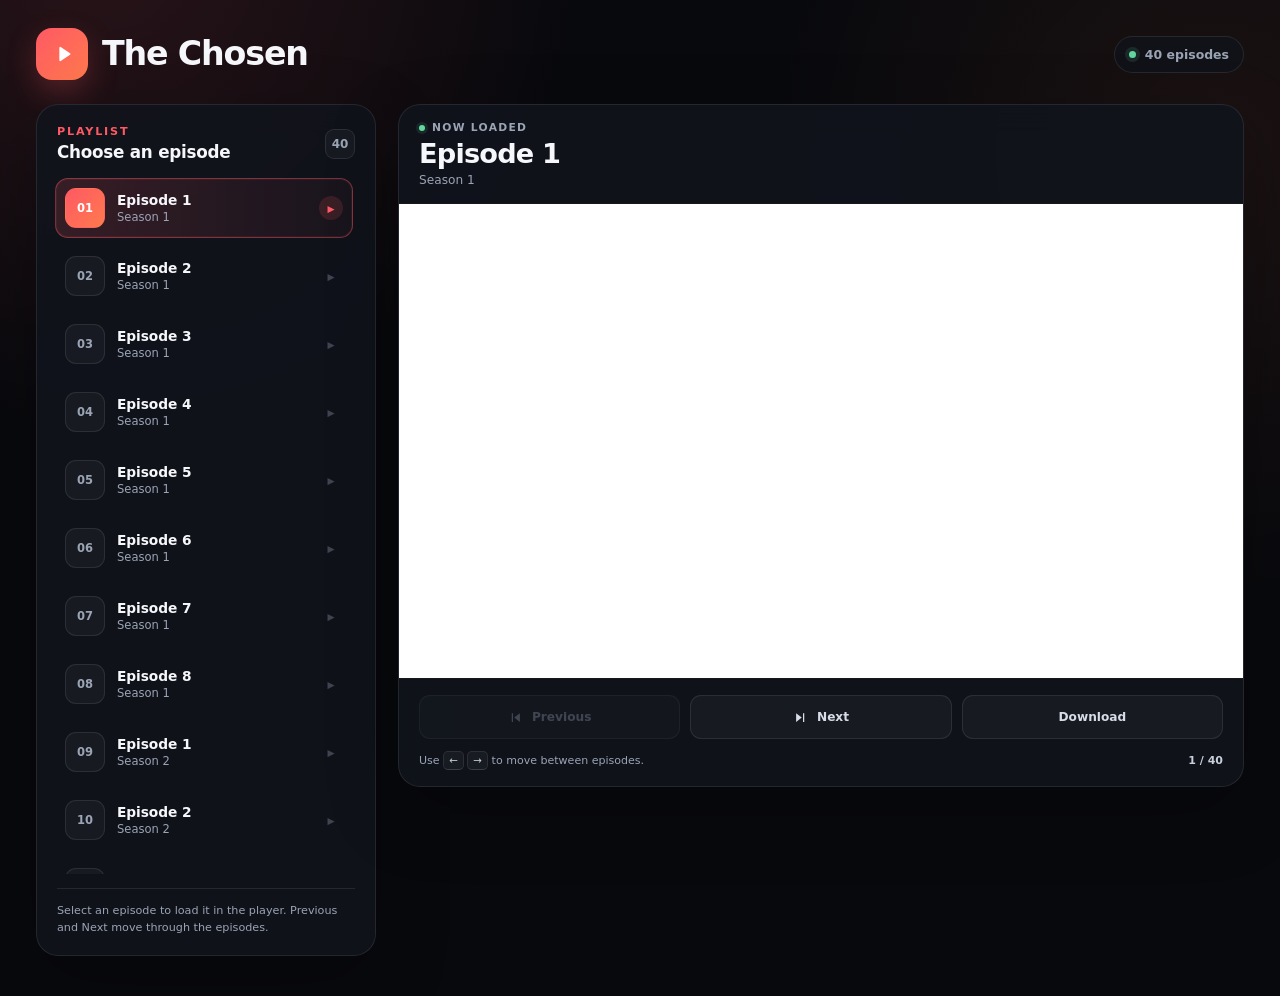
<file: thechosen.html>
<!DOCTYPE html>
<html lang="en">
<head>
  <meta charset="UTF-8">
  <meta name="viewport" content="width=device-width, initial-scale=1.0">
  <meta name="color-scheme" content="dark">
  <title>The Chosen</title>
  <link rel="shortcut icon" href="cdn/files/uploads/10469550/FavIcon.png" type="image/jpeg">
  <link rel="icon" href="cdn/files/uploads/10469550/FavIcon.png" type="image/jpeg">
  <link rel="apple-touch-icon" sizes="152x152" href="cdn/files/uploads/10469550/FavIcon.png">
  <link rel="apple-touch-icon" sizes="167x167" href="cdn/files/uploads/10469550/FavIcon.png">
  <link rel="apple-touch-icon" sizes="180x180" href="cdn/files/uploads/10469550/FavIcon.png">
  <style>
    :root {
      --bg: #08090d;
      --panel: #11141c;
      --panel-raised: #171b25;
      --line: rgba(255, 255, 255, 0.09);
      --line-strong: rgba(255, 255, 255, 0.16);
      --text: #f6f7fb;
      --muted: #9ba4b5;
      --accent: #ff5964;
      --accent-warm: #ff7a4d;
      --success: #62d8a1;
      --radius-lg: 22px;
      --radius-md: 14px;
    }

    * { box-sizing: border-box; }
    html { min-width: 320px; background: var(--bg); }
    body {
      min-height: 100vh;
      margin: 0;
      overflow-x: hidden;
      background: radial-gradient(circle at 8% -5%, rgba(255, 89, 100, 0.13), transparent 30rem),
        radial-gradient(circle at 95% 15%, rgba(255, 122, 77, 0.08), transparent 28rem), var(--bg);
      color: var(--text);
      font-family: "Segoe UI", system-ui, -apple-system, BlinkMacSystemFont, Arial, sans-serif;
      -webkit-font-smoothing: antialiased;
      text-rendering: optimizeLegibility;
    }
    button, a { -webkit-tap-highlight-color: transparent; }
    button { font: inherit; }
    [hidden] { display: none !important; }
    .app { width: min(1320px, 100%); margin: 0 auto; padding: 28px clamp(16px, 3vw, 36px) 40px; }
    .site-header { display: flex; align-items: center; justify-content: space-between; gap: 20px; margin-bottom: 24px; }
    .brand { display: flex; align-items: center; gap: 14px; min-width: 0; }
    .brand-icon { display: grid; flex: 0 0 auto; width: 52px; height: 52px; place-items: center; border-radius: 16px; background: linear-gradient(135deg, var(--accent), var(--accent-warm)); box-shadow: 0 12px 30px rgba(255, 89, 100, 0.25); }
    .brand-icon svg { width: 22px; height: 22px; margin-left: 2px; fill: white; }
    .site-header h1 { margin: 0; font-size: clamp(1.55rem, 2.6vw, 2.15rem); letter-spacing: -0.035em; line-height: 1.05; }
    .episode-count { display: inline-flex; flex: 0 0 auto; align-items: center; gap: 9px; padding: 10px 14px; border: 1px solid var(--line); border-radius: 999px; background: rgba(17, 20, 28, 0.7); color: var(--muted); font-size: 0.78rem; font-weight: 650; white-space: nowrap; backdrop-filter: blur(12px); }
    .episode-count .dot { width: 7px; height: 7px; border-radius: 50%; background: var(--success); box-shadow: 0 0 0 4px rgba(98, 216, 161, 0.12); }
    .layout { display: grid; grid-template-columns: 340px minmax(0, 1fr); gap: 22px; align-items: start; }
    .playlist-card, .player-card { border: 1px solid var(--line); border-radius: var(--radius-lg); background: rgba(17, 20, 28, 0.86); box-shadow: 0 24px 70px rgba(0, 0, 0, 0.25); backdrop-filter: blur(16px); }
    .playlist-card { position: sticky; top: 24px; display: flex; flex-direction: column; max-height: calc(100vh - 48px); padding: 18px; }
    .card-head { display: flex; align-items: center; justify-content: space-between; gap: 16px; padding: 2px 2px 0; }
    .eyebrow { margin: 0 0 4px; color: var(--accent); font-size: 0.7rem; font-weight: 750; letter-spacing: 0.16em; line-height: 1.2; text-transform: uppercase; }
    .card-head h2 { margin: 0; font-size: 1.05rem; letter-spacing: -0.015em; }
    .count-badge { display: grid; width: 30px; height: 30px; place-items: center; border: 1px solid var(--line); border-radius: 9px; background: rgba(255, 255, 255, 0.035); color: var(--muted); font-size: 0.75rem; font-weight: 700; }
    .episode-list { display: flex; flex-direction: column; gap: 8px; min-height: 0; margin: 16px 0 0; padding: 0 4px 0 0; overflow-y: auto; list-style: none; scrollbar-color: rgba(255, 255, 255, 0.18) transparent; scrollbar-width: thin; }
    .episode-list::-webkit-scrollbar { width: 6px; }
    .episode-list::-webkit-scrollbar-thumb { border-radius: 99px; background: rgba(255, 255, 255, 0.16); }
    .episode-btn { display: grid; grid-template-columns: 40px minmax(0, 1fr) 24px; align-items: center; gap: 12px; width: 100%; padding: 9px; border: 1px solid transparent; border-radius: 13px; background: transparent; color: var(--text); text-align: left; cursor: pointer; transition: background 160ms ease, border-color 160ms ease, transform 160ms ease; }
    .episode-btn:hover { border-color: var(--line); background: rgba(255, 255, 255, 0.06); transform: translateX(2px); }
    .episode-btn[aria-current="true"] { border-color: rgba(255, 89, 100, 0.42); background: linear-gradient(90deg, rgba(255, 89, 100, 0.16), rgba(255, 89, 100, 0.035)); box-shadow: inset 0 0 0 1px rgba(255, 89, 100, 0.08); }
    .episode-btn:focus-visible, .control-btn:focus-visible { outline: 2px solid var(--accent); outline-offset: 2px; }
    .ep-number { display: grid; width: 40px; height: 40px; place-items: center; border: 1px solid var(--line); border-radius: 11px; background: rgba(255, 255, 255, 0.035); color: var(--muted); font-size: 0.72rem; font-weight: 750; font-variant-numeric: tabular-nums; transition: background 160ms ease, border-color 160ms ease, color 160ms ease; }
    .episode-btn[aria-current="true"] .ep-number { border-color: transparent; background: linear-gradient(135deg, var(--accent), var(--accent-warm)); color: white; }
    .ep-copy { display: block; min-width: 0; }
    .ep-title, .ep-sub { display: block; overflow: hidden; text-overflow: ellipsis; white-space: nowrap; }
    .ep-title { font-size: 0.86rem; font-weight: 700; letter-spacing: -0.005em; }
    .ep-sub { margin-top: 2px; color: var(--muted); font-size: 0.72rem; }
    .ep-action { display: grid; width: 24px; height: 24px; place-items: center; border-radius: 50%; color: var(--muted); font-size: 0.58rem; opacity: 0.35; transition: background 160ms ease, color 160ms ease, opacity 160ms ease; }
    .episode-btn:hover .ep-action, .episode-btn[aria-current="true"] .ep-action { background: rgba(255, 89, 100, 0.14); color: var(--accent); opacity: 1; }
    .playlist-tip { margin: 14px 2px 0; padding-top: 14px; border-top: 1px solid var(--line); color: var(--muted); font-size: 0.7rem; line-height: 1.5; }
    .player-card { min-width: 0; overflow: hidden; }
    .player-head { display: flex; align-items: center; justify-content: space-between; gap: 18px; padding: 18px 20px 16px; }
    .now-label { display: flex; align-items: center; gap: 7px; margin: 0 0 5px; color: var(--muted); font-size: 0.67rem; font-weight: 750; letter-spacing: 0.12em; line-height: 1; text-transform: uppercase; }
    .now-dot { width: 6px; height: 6px; border-radius: 50%; background: var(--success); box-shadow: 0 0 0 3px rgba(98, 216, 161, 0.11); }
    .player-head h2 { margin: 0; font-size: clamp(1.35rem, 2.2vw, 1.7rem); letter-spacing: -0.03em; line-height: 1.1; }
    .player-head .subtitle { margin: 4px 0 0; color: var(--muted); font-size: 0.76rem; }
    .video-shell { border-top: 1px solid var(--line); border-bottom: 1px solid var(--line); background: #000; }
    .video-frame { position: relative; width: 100%; aspect-ratio: 16 / 9; overflow: hidden; background: #000; }
    .video-frame iframe { position: absolute; inset: 0; display: block; width: 100%; height: 100%; border: 0; background: #000; }
    .stage-overlay { position: absolute; inset: 0; display: grid; place-content: center; gap: 12px; background: rgba(0, 0, 0, 0.72); color: #fff; text-align: center; pointer-events: none; }
    .stage-overlay p { margin: 0; color: #d7dce6; font-size: 0.82rem; }
    .spinner { width: 26px; height: 26px; margin: 0 auto; border: 2px solid rgba(255, 255, 255, 0.22); border-top-color: var(--accent); border-radius: 50%; animation: spin 800ms linear infinite; }
    .controls { display: grid; grid-template-columns: repeat(3, minmax(0, 1fr)); gap: 10px; padding: 16px 20px 12px; }
    .control-btn { display: inline-flex; align-items: center; justify-content: center; gap: 9px; min-height: 44px; padding: 10px 12px; border: 1px solid var(--line); border-radius: 11px; background: rgba(255, 255, 255, 0.035); color: #d7dce6; font-size: 0.76rem; font-weight: 650; text-decoration: none; cursor: pointer; transition: background 160ms ease, border-color 160ms ease, color 160ms ease; }
    .control-btn:hover:not(:disabled) { border-color: var(--line-strong); background: rgba(255, 255, 255, 0.075); color: white; }
    .control-btn:disabled { color: #687080; cursor: not-allowed; opacity: 0.55; }
    .control-btn svg { width: 15px; height: 15px; fill: currentColor; }
    .player-meta { display: flex; align-items: center; justify-content: space-between; gap: 16px; padding: 0 20px 16px; color: var(--muted); font-size: 0.69rem; }
    .player-meta p { margin: 0; }
    .player-meta kbd { display: inline-block; min-width: 19px; padding: 2px 5px; border: 1px solid var(--line); border-bottom-color: var(--line-strong); border-radius: 5px; background: rgba(255, 255, 255, 0.04); color: #c5ccd8; font-family: inherit; font-size: 0.65rem; line-height: 1.2; text-align: center; }
    .position-label { flex: 0 0 auto; color: #c9d0db; font-variant-numeric: tabular-nums; font-weight: 650; }
    @keyframes spin { to { transform: rotate(360deg); } }
    @media (max-width: 980px) {
      .layout { grid-template-columns: minmax(0, 1fr); }
      .player-card { order: 1; }
      .playlist-card { position: static; order: 2; max-height: none; }
      .episode-list { display: grid; grid-template-columns: repeat(2, minmax(0, 1fr)); overflow: visible; }
    }
    @media (max-width: 620px) {
      .app { padding-top: 20px; }
      .site-header { align-items: flex-start; margin-bottom: 18px; }
      .brand-icon { width: 46px; height: 46px; border-radius: 14px; }
      .episode-count { padding: 9px 11px; font-size: 0.7rem; }
      .player-head { align-items: flex-start; padding: 16px 16px 14px; }
      .controls { gap: 8px; padding: 14px 12px 10px; }
      .control-btn { flex-direction: column; gap: 6px; padding: 11px 6px; font-size: 0.7rem; }
      .player-meta { padding: 0 16px 14px; }
      .player-meta .shortcuts { display: none; }
      .player-meta { justify-content: flex-end; }
      .episode-list { grid-template-columns: minmax(0, 1fr); }
    }
    @media (max-width: 420px) {
      .episode-count { display: none; }
      .player-head { flex-direction: column; gap: 12px; }
      .controls { grid-template-columns: repeat(2, minmax(0, 1fr)); }
      .control-btn { flex-direction: row; }
    }
    @media (prefers-reduced-motion: reduce) {
      *, *::before, *::after { scroll-behavior: auto !important; transition-duration: 0.01ms !important; animation-duration: 0.01ms !important; animation-iteration-count: 1 !important; }
    }
  </style>
</head>
<body>
  <div class="app">
    <header class="site-header">
      <div class="brand">
        <div class="brand-icon" aria-hidden="true">
          <svg viewBox="0 0 24 24" focusable="false">
            <path d="M8 5.14v13.72a1 1 0 0 0 1.54.84l10.1-6.86a1 1 0 0 0 0-1.68L9.54 4.3A1 1 0 0 0 8 5.14Z"/>
          </svg>
        </div>
        <div><h1>The Chosen</h1></div>
      </div>
      <div class="episode-count" aria-label="40 episodes available">
        <span class="dot" aria-hidden="true"></span>
        40 episodes
      </div>
    </header>

    <main class="layout">
      <aside class="playlist-card" aria-labelledby="playlistTitle">
        <div class="card-head">
          <div>
            <p class="eyebrow">Playlist</p>
            <h2 id="playlistTitle">Choose an episode</h2>
          </div>
          <span class="count-badge" aria-hidden="true">40</span>
        </div>
        <ul class="episode-list" id="episodeList"></ul>
        <p class="playlist-tip">Select an episode to load it in the player. Previous and Next move through the episodes.</p>
      </aside>

      <section class="player-card" aria-labelledby="currentTitle">
        <div class="player-head">
          <div>
            <p class="now-label">
              <span class="now-dot" aria-hidden="true"></span>
              <span id="nowStatus">Now selected</span>
            </p>
            <h2 id="currentTitle" aria-live="polite">Episode 1</h2>
            <p class="subtitle" id="currentSubtitle">Season 1</p>
          </div>
        </div>
        <div class="video-shell">
          <div class="video-frame">
            <iframe id="playerFrame" title="Episode video player" allow="autoplay; fullscreen; encrypted-media; picture-in-picture" allowfullscreen loading="eager"></iframe>
            <div class="stage-overlay loading-overlay" id="loadingOverlay" role="status" aria-live="polite">
              <span class="spinner" aria-hidden="true"></span>
              <p>Loading episode…</p>
            </div>
          </div>
        </div>
        <div class="controls" role="group" aria-label="Episode navigation">
          <button class="control-btn" id="prevBtn" type="button">
            <svg viewBox="0 0 24 24" aria-hidden="true" focusable="false"><path d="M6 5h2v14H6zM19 5v14l-9-7 9-7z"/></svg>
            <span>Previous</span>
          </button>
          <button class="control-btn" id="nextBtn" type="button">
            <svg viewBox="0 0 24 24" aria-hidden="true" focusable="false"><path d="M16 5h2v14h-2zM5 5v14l9-7-9-7z"/></svg>
            <span>Next</span>
          </button>
          <a class="control-btn" id="downloadLink" href="#" target="_blank" rel="noopener"><span>Download</span></a>
        </div>
        <div class="player-meta">
          <p class="shortcuts">Use <kbd>←</kbd> <kbd>→</kbd> to move between episodes.</p>
          <p class="position-label" id="positionLabel">1 / 40</p>
        </div>
      </section>
    </main>
  </div>

  <script>
    (function () {
      "use strict";

      var episodes = [
        { title: "Episode 1", subtitle: "Season 1", id: "1aiM2pVWEgHO315kmO-ocNBeHUq56y_wI" },
        { title: "Episode 2", subtitle: "Season 1", id: "12wxPUQsFMD2BvLHn0tRoIQdHMKZvJ9gF" },
        { title: "Episode 3", subtitle: "Season 1", id: "1qOmTkitwNYALfTyPPVerDG4wf4Km3QEN" },
        { title: "Episode 4", subtitle: "Season 1", id: "1vE7YbC_ocrI3dDeXNDnztY0s-GlwRMWg" },
        { title: "Episode 5", subtitle: "Season 1", id: "1K0w67XpNnvyij2VbCJ6_0d4S0vAb6AoN" },
        { title: "Episode 6", subtitle: "Season 1", id: "1SLXSZFPF7PFn49SfRrrDvZfPDWde5gzl" },
        { title: "Episode 7", subtitle: "Season 1", id: "1pG-8BMlb6DciGBPq2Wn7akLob2zp5UmG" },
        { title: "Episode 8", subtitle: "Season 1", id: "1D7SFnBJKIsrgVKehK2R_FtJv2IOZxCaW" },
        { title: "Episode 1", subtitle: "Season 2", id: "1mLNI3KR_m1dJocqgm4kFZA7wJCi-irrB" },
        { title: "Episode 2", subtitle: "Season 2", id: "12fcWOXcGlqEtPKaY1kRNAHp4EB7hqgVs" },
        { title: "Episode 3", subtitle: "Season 2", id: "1-fxD7GfMjZVSlA3-GF7DPAdb9-ePiXDM" },
        { title: "Episode 4", subtitle: "Season 2", id: "1zeSzkjTStmKpEqTxJrDI4JoAMnlkzr2q" },
        { title: "Episode 5", subtitle: "Season 2", id: "13DZPdC_asEW_kd3wNnl3pEnPX8ZSpBE0" },
        { title: "Episode 6", subtitle: "Season 2", id: "1zAxISAzxL38bDm1bcsvofm10MjOs_pxK" },
        { title: "Episode 7", subtitle: "Season 2", id: "1q-pSCYqrVVRgwf5WJMuOSSJTP-kx92xl" },
        { title: "Episode 8", subtitle: "Season 2", id: "1XYtx8QWRpYD-0ba8n60xyiB6Xs793Rbo" },
        { title: "Episode 1", subtitle: "Season 3", id: "1QuQJLGAsnO-6lcqSA4NhM4z6fDknSbT7" },
        { title: "Episode 2", subtitle: "Season 3", id: "1MJgjq5hcnXUtfY3ZEUe15xLa193GeiRi" },
        { title: "Episode 3", subtitle: "Season 3", id: "1bg1-_ATuyCo0gauB0M7-N7iitcmcsWch" },
        { title: "Episode 4", subtitle: "Season 3", id: "1JzvCF_oximrjjbknUP8R5mHp0Z1he9dD" },
        { title: "Episode 5", subtitle: "Season 3", id: "1qB54OhpktrnKVGNra6zjTSXqfQyulbWd" },
        { title: "Episode 6", subtitle: "Season 3", id: "1saYpjjaU_PYAIIrh9qJI5eddMzjzMH-T" },
        { title: "Episode 7", subtitle: "Season 3", id: "1zuQpCxlnk1IaExBr-SuOkQMQOq6kexQT" },
        { title: "Episode 8", subtitle: "Season 3", id: "13dwst6bX-MsVsmxaNn6HMMY7f9eH5FLW" },
        { title: "Episode 1", subtitle: "Season 4", id: "1Uz9Imf1xFobxzybIQjVHIJSLQwAsttKr" },
        { title: "Episode 2", subtitle: "Season 4", id: "1UJmjh_DRxMkhgyLSyqOm_dDjjRnxwDeQ" },
        { title: "Episode 3", subtitle: "Season 4", id: "15cWssoNrzYhFG7ngbhFmSsFIIA9H0zR1" },
        { title: "Episode 4", subtitle: "Season 4", id: "10UKnlElNZ7Fgcxzb5dWF1yP1Xrzjh8_J" },
        { title: "Episode 5", subtitle: "Season 4", id: "13R1QpIN_QEJoLXfhfVfKfpG8kIxk9YMs" },
        { title: "Episode 6", subtitle: "Season 4", id: "1dihYDGk1ovgDPAUqHXUCX_Ri1B1pouj2" },
        { title: "Episode 7", subtitle: "Season 4", id: "1Aa_kztcyOICNhPzrEXvOD4fpmNbxCqqq" },
        { title: "Episode 8", subtitle: "Season 4", id: "1mVDT5xBnFiwkcoXMw4Ljz0OcFviANISA" },
        { title: "Episode 1", subtitle: "Season 5", id: "1cTNhU11PsElnzzbqEFmzqVfrINqfzAUM" },
        { title: "Episode 2", subtitle: "Season 5", id: "19lqsvhEYtddAfWqeu0FFGLKLqMIOgHQ5" },
        { title: "Episode 3", subtitle: "Season 5", id: "1gpcKLZDmDebOWjgEPWm88NcQT7jD1Ehz" },
        { title: "Episode 4", subtitle: "Season 5", id: "1kAoovLwmowuPA0NTCCotBRC4jiuKeMQf" },
        { title: "Episode 5", subtitle: "Season 5", id: "1vehKBXWJOPXECG4zb63C1v8MaBMNySND" },
        { title: "Episode 6", subtitle: "Season 5", id: "19RVlC_7OANIH5ZmZEVMEGIuwEjC9APhu" },
        { title: "Episode 7", subtitle: "Season 5", id: "1zD8Nee6mzhlaO8dNfzjqHAaDg3WYs-ZH" },
        { title: "Episode 8", subtitle: "Season 5", id: "1Sa2HJjzcMJTH7DB4DXVyrN-PEcPGA95P" }
      ];

      var episodeList = document.getElementById("episodeList");
      var playerFrame = document.getElementById("playerFrame");
      var loadingOverlay = document.getElementById("loadingOverlay");
      var currentTitle = document.getElementById("currentTitle");
      var currentSubtitle = document.getElementById("currentSubtitle");
      var nowStatus = document.getElementById("nowStatus");
      var downloadLink = document.getElementById("downloadLink");
      var positionLabel = document.getElementById("positionLabel");
      var prevBtn = document.getElementById("prevBtn");
      var nextBtn = document.getElementById("nextBtn");
      var state = { current: 0 };
      var loadTimer = null;

      function previewUrl(episode) {
        return "https://drive.google.com/file/d/" + episode.id + "/preview";
      }

      function downloadUrl(episode) {
        return "https://drive.google.com/uc?export=download&id=" + encodeURIComponent(episode.id);
      }

      function renderPlaylist() {
        var fragment = document.createDocumentFragment();
        episodes.forEach(function (episode, index) {
          var item = document.createElement("li");
          var button = document.createElement("button");
          var number = document.createElement("span");
          var copy = document.createElement("span");
          var title = document.createElement("span");
          var subtitle = document.createElement("span");
          var action = document.createElement("span");

          button.type = "button";
          button.className = "episode-btn";
          button.dataset.index = String(index);
          button.setAttribute("aria-label", "Play " + episode.title + ", " + episode.subtitle);
          number.className = "ep-number";
          number.textContent = String(index + 1).padStart(2, "0");
          copy.className = "ep-copy";
          title.className = "ep-title";
          title.textContent = episode.title;
          subtitle.className = "ep-sub";
          subtitle.textContent = episode.subtitle;
          copy.appendChild(title);
          copy.appendChild(subtitle);
          action.className = "ep-action";
          action.setAttribute("aria-hidden", "true");
          action.textContent = "▶";
          button.appendChild(number);
          button.appendChild(copy);
          button.appendChild(action);
          button.addEventListener("click", function () { selectEpisode(index); });
          item.appendChild(button);
          fragment.appendChild(item);
        });
        episodeList.appendChild(fragment);
      }

      function updateSelection() {
        var buttons = episodeList.querySelectorAll(".episode-btn");
        var episode = episodes[state.current];
        buttons.forEach(function (button, index) {
          if (index === state.current) button.setAttribute("aria-current", "true");
          else button.removeAttribute("aria-current");
        });
        currentTitle.textContent = episode.title;
        currentSubtitle.textContent = episode.subtitle;
        positionLabel.textContent = (state.current + 1) + " / " + episodes.length;
        downloadLink.href = downloadUrl(episode);
        downloadLink.setAttribute("aria-label", "Download " + episode.title + ", " + episode.subtitle);
        prevBtn.disabled = state.current === 0;
        nextBtn.disabled = state.current === episodes.length - 1;
      }

      function beginLoading() {
        var episode = episodes[state.current];
        window.clearTimeout(loadTimer);
        loadingOverlay.hidden = false;
        nowStatus.textContent = "Loading…";
        playerFrame.title = episode.title + " — " + episode.subtitle;
        playerFrame.src = previewUrl(episode);
        loadTimer = window.setTimeout(function () {
          loadingOverlay.hidden = true;
          nowStatus.textContent = "Now loaded";
        }, 12000);
      }

      function selectEpisode(index) {
        if (index < 0 || index >= episodes.length) return;
        state.current = index;
        updateSelection();
        beginLoading();
        var selectedButton = episodeList.querySelector('.episode-btn[data-index="' + index + '"]');
        if (selectedButton) selectedButton.scrollIntoView({ block: "nearest", behavior: "smooth" });
      }

      function goPrevious() {
        if (state.current > 0) selectEpisode(state.current - 1);
      }

      function goNext() {
        if (state.current < episodes.length - 1) selectEpisode(state.current + 1);
      }

      playerFrame.addEventListener("load", function () {
        window.clearTimeout(loadTimer);
        loadingOverlay.hidden = true;
        nowStatus.textContent = "Now loaded";
      });
      prevBtn.addEventListener("click", goPrevious);
      nextBtn.addEventListener("click", goNext);
      document.addEventListener("keydown", function (event) {
        var target = event.target;
        var tagName = target && target.tagName ? target.tagName : "";
        var isFormField = /^(INPUT|TEXTAREA|SELECT)$/.test(tagName);
        if (isFormField || event.altKey || event.ctrlKey || event.metaKey) return;
        if (event.key === "ArrowLeft" && !prevBtn.disabled) {
          event.preventDefault();
          goPrevious();
        } else if (event.key === "ArrowRight" && !nextBtn.disabled) {
          event.preventDefault();
          goNext();
        }
      });
      renderPlaylist();
      updateSelection();
      beginLoading();
    })();
  </script>
</body>
</html>
</file>
